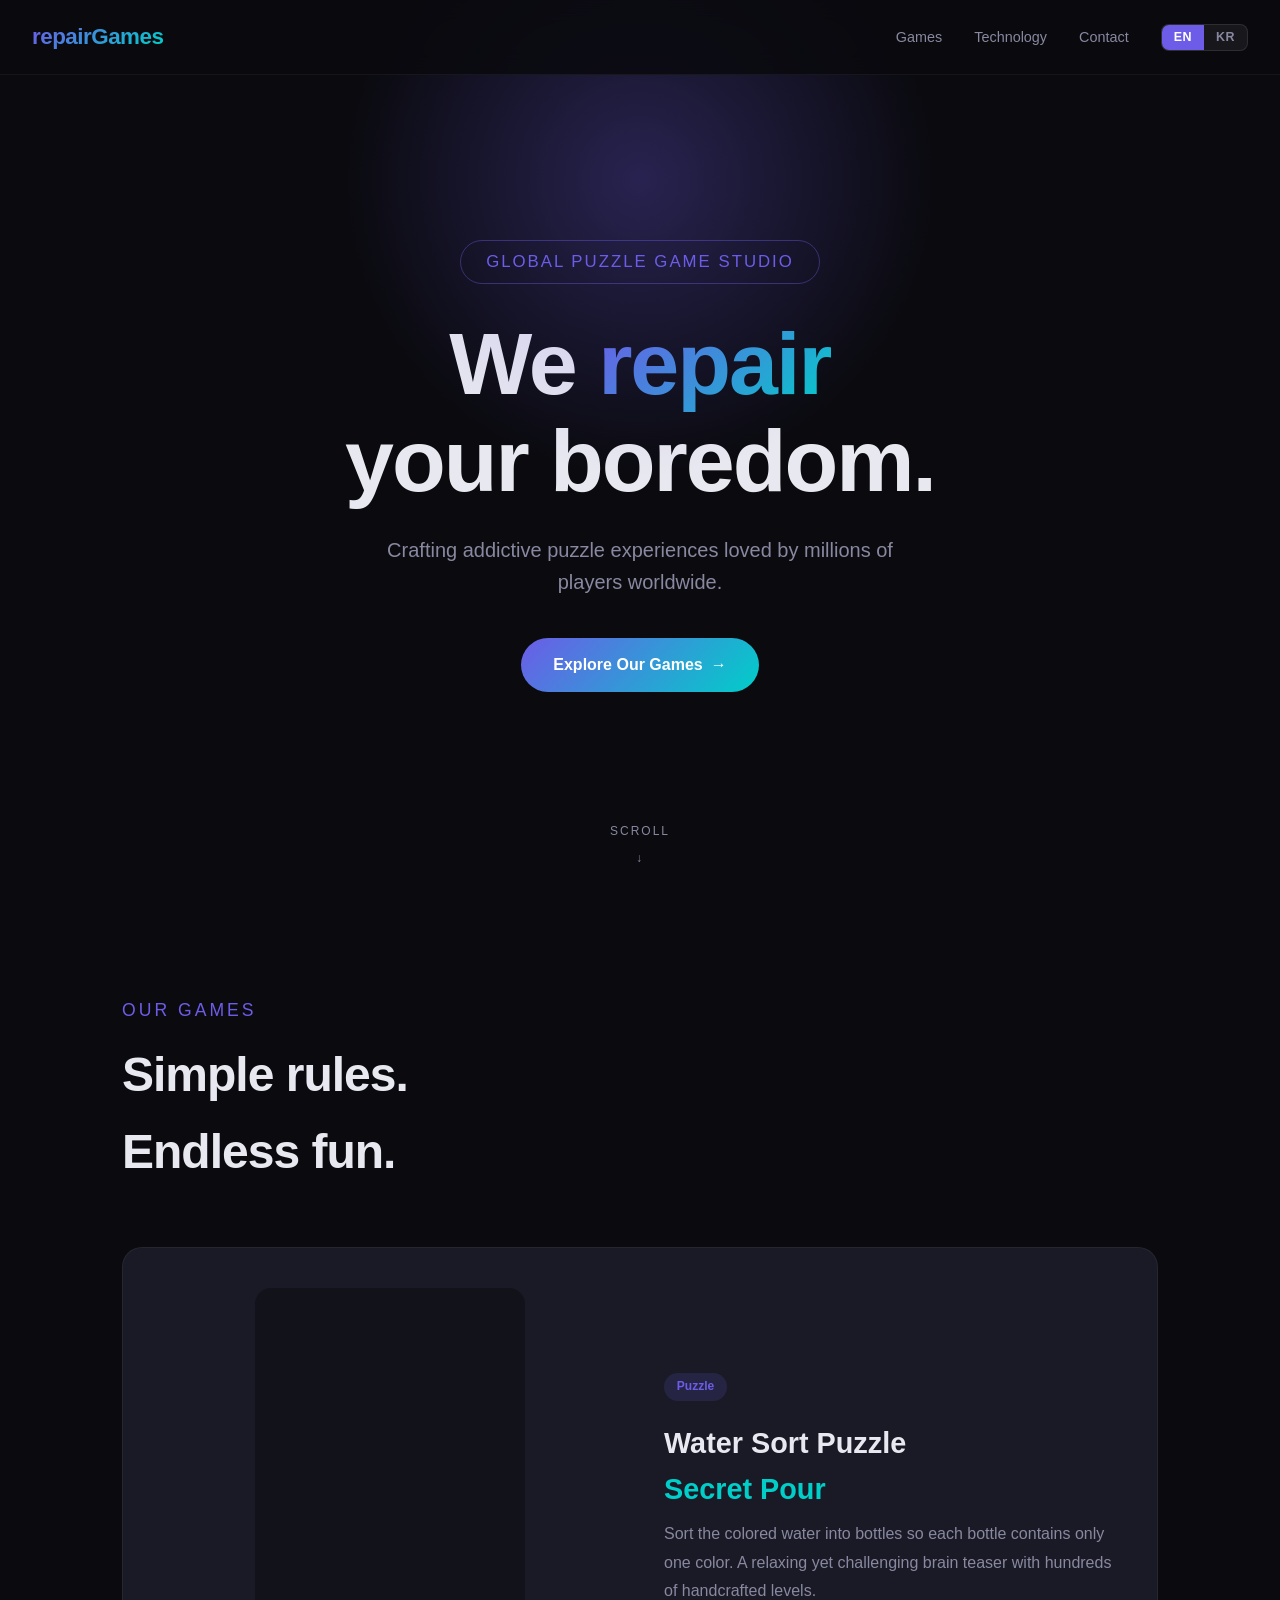
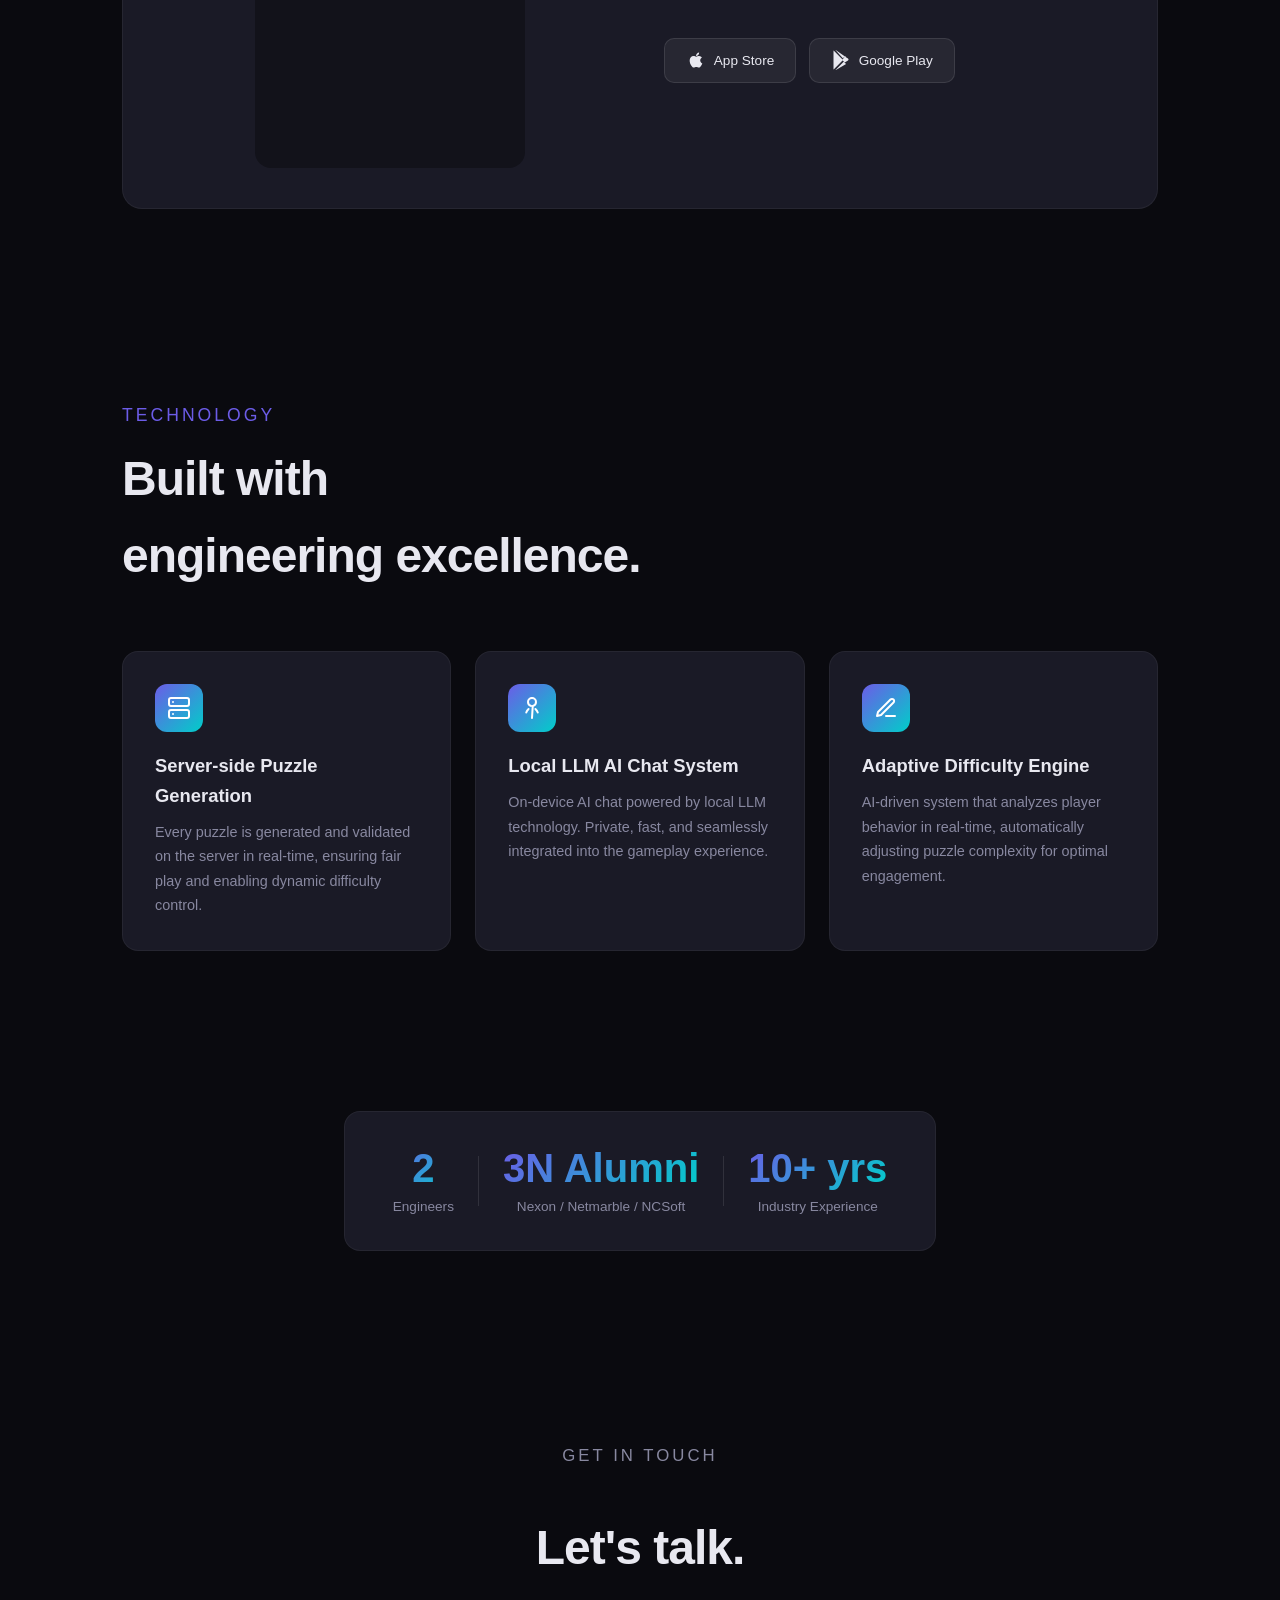
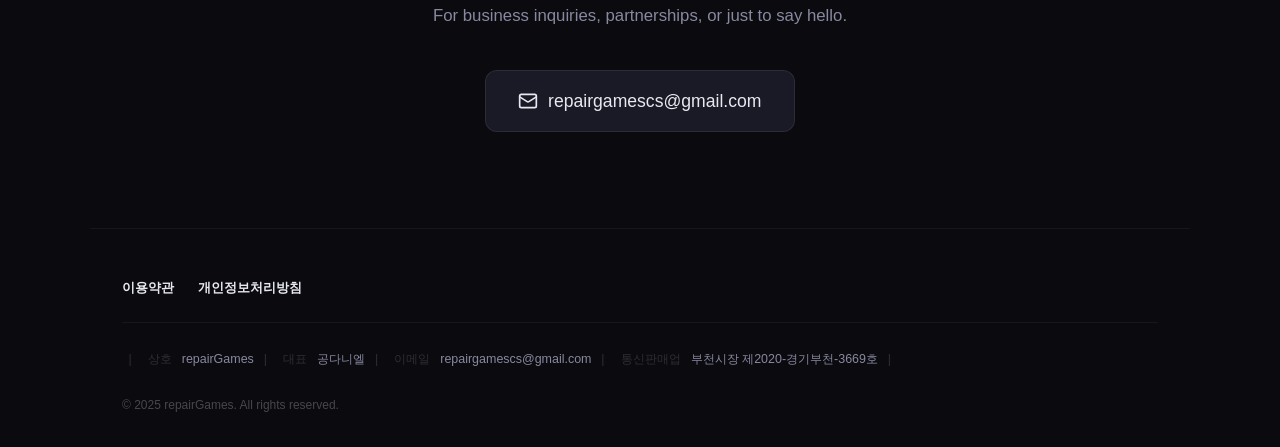
<file: index.html>
<!DOCTYPE html>
<html lang="en">
<head>
    <meta charset="UTF-8">
    <meta name="viewport" content="width=device-width, initial-scale=1.0">
    <title>repairGames - Puzzle Games for the World</title>
    <link rel="icon" type="image/svg+xml" href="favicon.svg">
    <style>
        /* ===== Reset & Base ===== */
        *, *::before, *::after { margin: 0; padding: 0; box-sizing: border-box; }

        :root {
            --bg-primary: #0a0a0f;
            --bg-secondary: #12121a;
            --bg-card: #1a1a26;
            --text-primary: #e8e8f0;
            --text-secondary: #8888a0;
            --accent: #6c5ce7;
            --accent-glow: rgba(108, 92, 231, 0.3);
            --accent-secondary: #00cec9;
            --gradient: linear-gradient(135deg, #6c5ce7, #00cec9);
        }

        html { scroll-behavior: smooth; }

        body {
            font-family: 'Segoe UI', -apple-system, BlinkMacSystemFont, sans-serif;
            background: var(--bg-primary);
            color: var(--text-primary);
            line-height: 1.6;
            overflow-x: hidden;
        }

        a { color: inherit; text-decoration: none; }

        /* ===== Navigation ===== */
        nav {
            position: fixed;
            top: 0;
            left: 0;
            right: 0;
            z-index: 100;
            padding: 1.2rem 2rem;
            display: flex;
            justify-content: space-between;
            align-items: center;
            background: rgba(10, 10, 15, 0.85);
            backdrop-filter: blur(12px);
            border-bottom: 1px solid rgba(255, 255, 255, 0.05);
        }

        .nav-logo {
            font-size: 1.4rem;
            font-weight: 800;
            letter-spacing: -0.5px;
        }

        .nav-logo span {
            background: var(--gradient);
            -webkit-background-clip: text;
            -webkit-text-fill-color: transparent;
            background-clip: text;
        }

        .nav-right { display: flex; align-items: center; gap: 2rem; }

        .nav-links { display: flex; gap: 2rem; }

        .nav-links a {
            font-size: 0.9rem;
            color: var(--text-secondary);
            transition: color 0.3s;
            font-weight: 500;
        }

        .nav-links a:hover { color: var(--text-primary); }

        /* Language Toggle */
        .lang-toggle {
            display: flex;
            background: rgba(255, 255, 255, 0.06);
            border-radius: 8px;
            border: 1px solid rgba(255, 255, 255, 0.1);
            overflow: hidden;
        }

        .lang-btn {
            padding: 0.35rem 0.75rem;
            font-size: 0.78rem;
            font-weight: 600;
            color: var(--text-secondary);
            cursor: pointer;
            border: none;
            background: transparent;
            transition: all 0.3s;
            letter-spacing: 0.5px;
        }

        .lang-btn.active {
            background: var(--accent);
            color: #fff;
        }

        .lang-btn:hover:not(.active) {
            color: var(--text-primary);
        }

        /* ===== Hero Section ===== */
        .hero {
            min-height: 100vh;
            display: flex;
            flex-direction: column;
            justify-content: center;
            align-items: center;
            text-align: center;
            padding: 6rem 2rem 4rem;
            position: relative;
            overflow: hidden;
        }

        .hero::before {
            content: '';
            position: absolute;
            width: 600px;
            height: 600px;
            background: radial-gradient(circle, var(--accent-glow) 0%, transparent 70%);
            top: 20%;
            left: 50%;
            transform: translate(-50%, -50%);
            pointer-events: none;
        }

        .hero-badge {
            display: inline-block;
            padding: 0.5rem 1.6rem;
            border: 1px solid rgba(108, 92, 231, 0.4);
            border-radius: 50px;
            font-size: 1.05rem;
            color: var(--accent);
            margin-bottom: 2rem;
            letter-spacing: 2px;
            text-transform: uppercase;
        }

        .hero h1 {
            font-size: clamp(2.8rem, 7vw, 5.5rem);
            font-weight: 900;
            line-height: 1.1;
            margin-bottom: 1.5rem;
            letter-spacing: -2px;
        }

        .hero h1 .highlight {
            background: var(--gradient);
            -webkit-background-clip: text;
            -webkit-text-fill-color: transparent;
            background-clip: text;
        }

        .hero p {
            font-size: clamp(1rem, 2vw, 1.25rem);
            color: var(--text-secondary);
            max-width: 560px;
            margin-bottom: 2.5rem;
        }

        .hero-cta {
            display: inline-flex;
            align-items: center;
            gap: 0.5rem;
            padding: 0.9rem 2rem;
            background: var(--gradient);
            border-radius: 50px;
            font-weight: 600;
            font-size: 1rem;
            color: #fff;
            transition: transform 0.3s, box-shadow 0.3s;
        }

        .hero-cta:hover {
            transform: translateY(-2px);
            box-shadow: 0 8px 30px var(--accent-glow);
        }

        .hero-cta .arrow { transition: transform 0.3s; }
        .hero-cta:hover .arrow { transform: translateX(4px); }

        .scroll-indicator {
            position: absolute;
            bottom: 2rem;
            display: flex;
            flex-direction: column;
            align-items: center;
            gap: 0.5rem;
            color: var(--text-secondary);
            font-size: 0.75rem;
            letter-spacing: 2px;
            text-transform: uppercase;
            animation: float 2s ease-in-out infinite;
        }

        @keyframes float {
            0%, 100% { transform: translateY(0); }
            50% { transform: translateY(6px); }
        }

        /* ===== Games Section ===== */
        .games {
            padding: 6rem 2rem;
            max-width: 1100px;
            margin: 0 auto;
        }

        .section-label {
            font-size: 1.1rem;
            color: var(--accent);
            text-transform: uppercase;
            letter-spacing: 3px;
            margin-bottom: 0.8rem;
        }

        .section-title {
            font-size: clamp(2rem, 4vw, 3rem);
            font-weight: 800;
            margin-bottom: 3.5rem;
            letter-spacing: -1px;
        }

        .game-card {
            display: grid;
            grid-template-columns: 1fr 1fr;
            gap: 3rem;
            align-items: center;
            background: var(--bg-card);
            border-radius: 20px;
            padding: 2.5rem;
            border: 1px solid rgba(255, 255, 255, 0.05);
            transition: border-color 0.3s;
        }

        .game-card:hover {
            border-color: rgba(108, 92, 231, 0.3);
        }

        .game-visual {
            aspect-ratio: 9 / 16;
            max-height: 480px;
            background: var(--bg-secondary);
            border-radius: 16px;
            display: flex;
            justify-content: center;
            align-items: center;
            position: relative;
            overflow: hidden;
            margin: 0 auto;
        }

        .game-visual iframe {
            width: 100%;
            height: 100%;
            border: none;
            border-radius: 16px;
        }

        .game-info h3 {
            font-size: 1.8rem;
            font-weight: 700;
            margin-bottom: 0.5rem;
        }

        .game-tag {
            display: inline-block;
            padding: 0.25rem 0.8rem;
            background: rgba(108, 92, 231, 0.15);
            color: var(--accent);
            border-radius: 50px;
            font-size: 0.75rem;
            font-weight: 600;
            margin-bottom: 1.2rem;
        }

        .game-info p {
            color: var(--text-secondary);
            margin-bottom: 2rem;
            font-size: 1rem;
            line-height: 1.8;
        }

        .store-badges { display: flex; gap: 0.8rem; flex-wrap: wrap; }

        .store-badge {
            display: inline-flex;
            align-items: center;
            gap: 0.5rem;
            padding: 0.65rem 1.3rem;
            background: rgba(255, 255, 255, 0.06);
            border: 1px solid rgba(255, 255, 255, 0.1);
            border-radius: 10px;
            font-size: 0.85rem;
            font-weight: 500;
            transition: background 0.3s;
        }

        .store-badge:hover {
            background: rgba(255, 255, 255, 0.1);
        }

        .store-badge svg { width: 20px; height: 20px; }

        /* ===== Tech Section ===== */
        .tech {
            padding: 6rem 2rem;
            max-width: 1100px;
            margin: 0 auto;
        }

        .tech-grid {
            display: grid;
            grid-template-columns: repeat(3, 1fr);
            gap: 1.5rem;
            margin-bottom: 0;
        }

        .tech-card {
            background: var(--bg-card);
            border: 1px solid rgba(255, 255, 255, 0.05);
            border-radius: 16px;
            padding: 2rem;
            transition: border-color 0.3s, transform 0.3s;
        }

        .tech-card:hover {
            border-color: rgba(108, 92, 231, 0.3);
            transform: translateY(-4px);
        }

        .tech-icon {
            width: 48px;
            height: 48px;
            background: var(--gradient);
            border-radius: 12px;
            display: flex;
            align-items: center;
            justify-content: center;
            margin-bottom: 1.2rem;
        }

        .tech-icon svg {
            width: 24px;
            height: 24px;
            color: #fff;
        }

        .tech-card h3 {
            font-size: 1.15rem;
            font-weight: 700;
            margin-bottom: 0.6rem;
        }

        .tech-card p {
            color: var(--text-secondary);
            font-size: 0.9rem;
            line-height: 1.7;
        }

        /* ===== Team Section ===== */
        .team {
            padding: 4rem 2rem 6rem;
            max-width: 1100px;
            margin: 0 auto;
            text-align: center;
        }

        .team-highlight {
            display: inline-flex;
            align-items: center;
            gap: 1.5rem;
            background: var(--bg-card);
            border: 1px solid rgba(255, 255, 255, 0.05);
            border-radius: 16px;
            padding: 2rem 3rem;
        }

        .team-stat {
            text-align: center;
        }

        .team-stat .number {
            font-size: 2.5rem;
            font-weight: 900;
            background: var(--gradient);
            -webkit-background-clip: text;
            -webkit-text-fill-color: transparent;
            background-clip: text;
            line-height: 1.2;
        }

        .team-stat .label {
            font-size: 0.85rem;
            color: var(--text-secondary);
            margin-top: 0.3rem;
        }

        .team-divider {
            width: 1px;
            height: 50px;
            background: rgba(255, 255, 255, 0.1);
        }

        @media (max-width: 768px) {
            .tech-grid {
                grid-template-columns: 1fr;
            }

            .team-highlight {
                flex-direction: column;
                padding: 1.5rem 2rem;
            }

            .team-divider {
                width: 50px;
                height: 1px;
            }
        }

        /* ===== Contact Section ===== */
        .contact {
            padding: 6rem 2rem;
            text-align: center;
            max-width: 700px;
            margin: 0 auto;
        }

        .contact .section-title {
            margin-bottom: 1rem;
        }

        .contact p {
            color: var(--text-secondary);
            margin-bottom: 2.5rem;
            font-size: 1.05rem;
        }

        .contact-email {
            display: inline-flex;
            align-items: center;
            gap: 0.6rem;
            padding: 1rem 2rem;
            background: var(--bg-card);
            border: 1px solid rgba(255, 255, 255, 0.08);
            border-radius: 12px;
            font-size: 1.1rem;
            font-weight: 500;
            transition: border-color 0.3s;
        }

        .contact-email:hover {
            border-color: var(--accent);
        }

        /* ===== Footer ===== */
        footer {
            padding: 3rem 2rem 2rem;
            border-top: 1px solid rgba(255, 255, 255, 0.05);
            color: var(--text-secondary);
            font-size: 0.8rem;
            max-width: 1100px;
            margin: 0 auto;
        }

        .footer-policies {
            display: flex;
            gap: 1.5rem;
            flex-wrap: wrap;
            margin-bottom: 1.5rem;
            padding-bottom: 1.5rem;
            border-bottom: 1px solid rgba(255, 255, 255, 0.05);
        }

        .footer-policies a {
            color: var(--text-secondary);
            font-size: 0.82rem;
            font-weight: 500;
            transition: color 0.3s;
        }

        .footer-policies a:hover { color: var(--text-primary); }

        .footer-policies a.highlight-policy {
            color: var(--text-primary);
            font-weight: 700;
        }

        .footer-business {
            line-height: 2;
            margin-bottom: 1.5rem;
            font-size: 0.78rem;
        }

        .footer-business span {
            color: rgba(255, 255, 255, 0.15);
            margin: 0 0.4rem;
        }

        .footer-copyright {
            font-size: 0.75rem;
            color: rgba(255, 255, 255, 0.25);
        }

        /* ===== Responsive ===== */
        @media (max-width: 768px) {
            .nav-links { display: none; }

            .game-card {
                grid-template-columns: 1fr;
                padding: 1.5rem;
            }

            .game-visual {
                max-height: 400px;
            }

            .hero h1 { letter-spacing: -1px; }
        }

        /* ===== Fade-in Animation ===== */
        .fade-in {
            opacity: 0;
            transform: translateY(30px);
            transition: opacity 0.8s ease, transform 0.8s ease;
        }

        .fade-in.visible {
            opacity: 1;
            transform: translateY(0);
        }
    </style>
</head>
<body>

    <!-- Navigation -->
    <nav>
        <div class="nav-logo"><span>repairGames</span></div>
        <div class="nav-right">
            <div class="nav-links">
                <a href="#games" data-en="Games" data-ko="게임">Games</a>
                <a href="#tech" data-en="Technology" data-ko="기술">Technology</a>
                <a href="#contact" data-en="Contact" data-ko="문의">Contact</a>
            </div>
            <div class="lang-toggle">
                <button class="lang-btn active" onclick="setLang('en')">EN</button>
                <button class="lang-btn" onclick="setLang('ko')">KR</button>
            </div>
        </div>
    </nav>

    <!-- Hero -->
    <section class="hero">
        <span class="hero-badge" data-en="Global Puzzle Game Studio" data-ko="글로벌 퍼즐 게임 스튜디오">Global Puzzle Game Studio</span>
        <h1>
            <span data-en="We " data-ko="당신의 ">We </span><span class="highlight" data-en="repair" data-ko="지루함을">repair</span><br>
            <span data-en="your boredom." data-ko="repair합니다.">your boredom.</span>
        </h1>
        <p data-en="Crafting addictive puzzle experiences loved by millions of players worldwide." data-ko="전 세계 수백만 플레이어가 사랑하는 중독성 있는 퍼즐 경험을 만듭니다.">Crafting addictive puzzle experiences loved by millions of players worldwide.</p>
        <a href="#games" class="hero-cta">
            <span data-en="Explore Our Games" data-ko="게임 보기">Explore Our Games</span> <span class="arrow">&rarr;</span>
        </a>
        <div class="scroll-indicator">
            <span>Scroll</span>
            <span>&darr;</span>
        </div>
    </section>

    <!-- Games -->
    <section class="games" id="games">
        <p class="section-label fade-in" data-en="Our Games" data-ko="게임 소개">Our Games</p>
        <h2 class="section-title fade-in" data-en-html="Simple rules.<br>Endless fun." data-ko-html="심플한 규칙,<br>끝없는 재미.">Simple rules.<br>Endless fun.</h2>

        <div class="game-card fade-in">
            <div class="game-visual">
                <iframe
                    src="https://www.youtube.com/embed/aZLRE8zgM2A"
                    title="Water Sort Puzzle"
                    allow="accelerometer; autoplay; clipboard-write; encrypted-media; gyroscope; picture-in-picture"
                    allowfullscreen>
                </iframe>
            </div>
            <div class="game-info">
                <div class="game-tag" data-en="Puzzle" data-ko="퍼즐">Puzzle</div>
                <h3>Water Sort Puzzle<br><span style="color: var(--accent-secondary);">Secret Pour</span></h3>
                <p data-en="Sort the colored water into bottles so each bottle contains only one color. A relaxing yet challenging brain teaser with hundreds of handcrafted levels." data-ko="색깔별로 물을 분류하여 각 병에 한 가지 색만 담아보세요. 수백 개의 정교하게 설계된 스테이지로 구성된, 편안하면서도 도전적인 두뇌 퍼즐 게임입니다.">Sort the colored water into bottles so each bottle contains only one color. A relaxing yet challenging brain teaser with hundreds of handcrafted levels.</p>
                <div class="store-badges">
                    <a href="#" class="store-badge">
                        <svg viewBox="0 0 24 24" fill="currentColor"><path d="M17.05 20.28c-.98.95-2.05.8-3.08.35-1.09-.46-2.09-.48-3.24 0-1.44.62-2.2.44-3.06-.35C2.79 15.25 3.51 7.59 9.05 7.31c1.35.07 2.29.74 3.08.8 1.18-.24 2.31-.93 3.57-.84 1.51.12 2.65.72 3.4 1.8-3.12 1.87-2.38 5.98.48 7.13-.57 1.5-1.31 2.99-2.54 4.09zM12.03 7.25c-.15-2.23 1.66-4.07 3.74-4.25.29 2.58-2.34 4.5-3.74 4.25z"/></svg>
                        App Store
                    </a>
                    <a href="https://play.google.com/store/apps/details?id=com.repair.aqua" target="_blank"class="store-badge">
                        <svg viewBox="0 0 24 24" fill="currentColor"><path d="M3.18 23.54L14.44 12 3.18.46a1.26 1.26 0 0 0-.18.64v21.8c0 .23.06.45.18.64zm1.72 1.01l13.2-7.63-2.92-2.92L4.9 24.55zm13.2-15.73L4.9-.46 14.18 10l2.92-2.92zm2.27 1.31l-3.9-2.26L13.56 12l2.91 2.87 3.9-2.26c.88-.51.88-1.79 0-2.3z"/></svg>
                        Google Play
                    </a>
                </div>
            </div>
        </div>
    </section>

    <!-- Tech -->
    <section class="tech" id="tech">
        <p class="section-label fade-in" data-en="Technology" data-ko="기술력">Technology</p>
        <h2 class="section-title fade-in" data-en-html="Built with<br>engineering excellence." data-ko-html="엔지니어링으로<br>만듭니다.">Built with<br>engineering excellence.</h2>

        <div class="tech-grid">
            <div class="tech-card fade-in">
                <div class="tech-icon">
                    <svg viewBox="0 0 24 24" fill="none" stroke="currentColor" stroke-width="2" stroke-linecap="round" stroke-linejoin="round"><rect x="2" y="2" width="20" height="8" rx="2"/><rect x="2" y="14" width="20" height="8" rx="2"/><line x1="6" y1="6" x2="6.01" y2="6"/><line x1="6" y1="18" x2="6.01" y2="18"/></svg>
                </div>
                <h3 data-en="Server-side Puzzle Generation" data-ko="서버 기반 퍼즐 생성">Server-side Puzzle Generation</h3>
                <p data-en="Every puzzle is generated and validated on the server in real-time, ensuring fair play and enabling dynamic difficulty control." data-ko="모든 퍼즐을 서버에서 실시간으로 생성 및 검증하여 공정한 플레이를 보장하고 동적 난이도 조절이 가능합니다.">Every puzzle is generated and validated on the server in real-time, ensuring fair play and enabling dynamic difficulty control.</p>
            </div>
            <div class="tech-card fade-in">
                <div class="tech-icon">
                    <svg viewBox="0 0 24 24" fill="none" stroke="currentColor" stroke-width="2" stroke-linecap="round" stroke-linejoin="round"><path d="M12 2a4 4 0 0 1 4 4c0 1.95-1.4 3.58-3.25 3.93L12 22"/><path d="M12 2a4 4 0 0 0-4 4c0 1.95 1.4 3.58 3.25 3.93"/><path d="M8.56 13a8 8 0 0 0-2.3 3.5"/><path d="M15.44 13a8 8 0 0 1 2.3 3.5"/></svg>
                </div>
                <h3 data-en="Local LLM AI Chat System" data-ko="로컬 LLM AI 채팅 시스템">Local LLM AI Chat System</h3>
                <p data-en="On-device AI chat powered by local LLM technology. Private, fast, and seamlessly integrated into the gameplay experience." data-ko="로컬 LLM 기술 기반의 온디바이스 AI 채팅. 개인정보를 보호하면서 빠르고 자연스러운 게임 내 대화 경험을 제공합니다.">On-device AI chat powered by local LLM technology. Private, fast, and seamlessly integrated into the gameplay experience.</p>
            </div>
            <div class="tech-card fade-in">
                <div class="tech-icon">
                    <svg viewBox="0 0 24 24" fill="none" stroke="currentColor" stroke-width="2" stroke-linecap="round" stroke-linejoin="round"><path d="M12 20h9"/><path d="M16.5 3.5a2.121 2.121 0 1 1 3 3L7 19l-4 1 1-4Z"/></svg>
                </div>
                <h3 data-en="Adaptive Difficulty Engine" data-ko="적응형 난이도 엔진">Adaptive Difficulty Engine</h3>
                <p data-en="AI-driven system that analyzes player behavior in real-time, automatically adjusting puzzle complexity for optimal engagement." data-ko="플레이어 행동을 실시간으로 분석하는 AI 기반 시스템으로, 최적의 몰입을 위해 퍼즐 난이도를 자동 조절합니다.">AI-driven system that analyzes player behavior in real-time, automatically adjusting puzzle complexity for optimal engagement.</p>
            </div>
        </div>
    </section>

    <!-- Team -->
    <section class="team">
        <div class="team-highlight fade-in">
            <div class="team-stat">
                <div class="number">2</div>
                <div class="label" data-en="Engineers" data-ko="엔지니어">Engineers</div>
            </div>
            <div class="team-divider"></div>
            <div class="team-stat">
                <div class="number" data-en="3N Alumni" data-ko="3N 출신">3N Alumni</div>
                <div class="label" data-en="Nexon / Netmarble / NCSoft" data-ko="넥슨 / 넷마블 / NC소프트">Nexon / Netmarble / NCSoft</div>
            </div>
            <div class="team-divider"></div>
            <div class="team-stat">
                <div class="number" data-en="10+ yrs" data-ko="10년+">10+ yrs</div>
                <div class="label" data-en="Industry Experience" data-ko="업계 경력">Industry Experience</div>
            </div>
        </div>
    </section>

    <!-- Contact -->
    <section class="contact" id="contact">
        <p class="section-label fade-in" data-en="Get in Touch" data-ko="연락하기">Get in Touch</p>
        <h2 class="section-title fade-in" data-en="Let's talk." data-ko="문의하세요.">Let's talk.</h2>
        <p class="fade-in" data-en="For business inquiries, partnerships, or just to say hello." data-ko="비즈니스 문의, 파트너십 제안, 또는 간단한 인사도 환영합니다.">For business inquiries, partnerships, or just to say hello.</p>
        <a href="mailto:repairgamescs@gmail.com" class="contact-email fade-in">
            <svg width="20" height="20" viewBox="0 0 24 24" fill="none" stroke="currentColor" stroke-width="2" stroke-linecap="round" stroke-linejoin="round"><rect x="2" y="4" width="20" height="16" rx="2"/><path d="m22 7-8.97 5.7a1.94 1.94 0 0 1-2.06 0L2 7"/></svg>
            repairgamescs@gmail.com
        </a>
    </section>

    <!-- Footer -->
    <footer>
        <div class="footer-policies">
            <a href="https://serious-frigate-bb1.notion.site/Terms-of-Service-Agreement-2f1c0dfa3cbd80b1b61ce1bc46d69abb" target="_blank" class="highlight-policy" data-en="Terms of Service" data-ko="이용약관">이용약관</a>
            <a href="https://serious-frigate-bb1.notion.site/repair-Games-Privacy-Policy-2f1c0dfa3cbd804cbb66cacb5a06555c" target="_blank" class="highlight-policy" data-en="Privacy Policy" data-ko="개인정보처리방침">개인정보처리방침</a>
        </div>
        <div class="footer-business">
            <span>|</span> <span data-en="Company" data-ko="상호">상호</span> repairGames
            <span>|</span> <span data-en="CEO" data-ko="대표">대표</span> 공다니엘
            <span>|</span> <span data-en="Email" data-ko="이메일">이메일</span> repairgamescs@gmail.com
            <span>|</span> <span data-en="Mail-order License" data-ko="통신판매업">통신판매업</span> 부천시장 제2020-경기부천-3669호
            <span>|</span>
        </div>
        <p class="footer-copyright">&copy; 2025 repairGames. All rights reserved.</p>
    </footer>

    <script>
        // ===== Scroll Fade-in =====
        const observer = new IntersectionObserver((entries) => {
            entries.forEach(entry => {
                if (entry.isIntersecting) {
                    entry.target.classList.add('visible');
                }
            });
        }, { threshold: 0.1 });

        document.querySelectorAll('.fade-in').forEach(el => observer.observe(el));

        // ===== Language Toggle =====
        let currentLang = 'en';

        function setLang(lang) {
            currentLang = lang;

            // Update toggle buttons
            document.querySelectorAll('.lang-btn').forEach(btn => {
                btn.classList.toggle('active', btn.textContent.trim() === (lang === 'en' ? 'EN' : 'KR'));
            });

            // Update html lang attribute
            document.documentElement.lang = lang === 'en' ? 'en' : 'ko';

            // Update all translatable elements
            document.querySelectorAll('[data-en]').forEach(el => {
                el.textContent = el.getAttribute('data-' + lang);
            });

            // Update elements with HTML content (like <br> tags)
            document.querySelectorAll('[data-en-html]').forEach(el => {
                el.innerHTML = el.getAttribute('data-' + lang + '-html');
            });
        }
    </script>

</body>
</html>
</file>
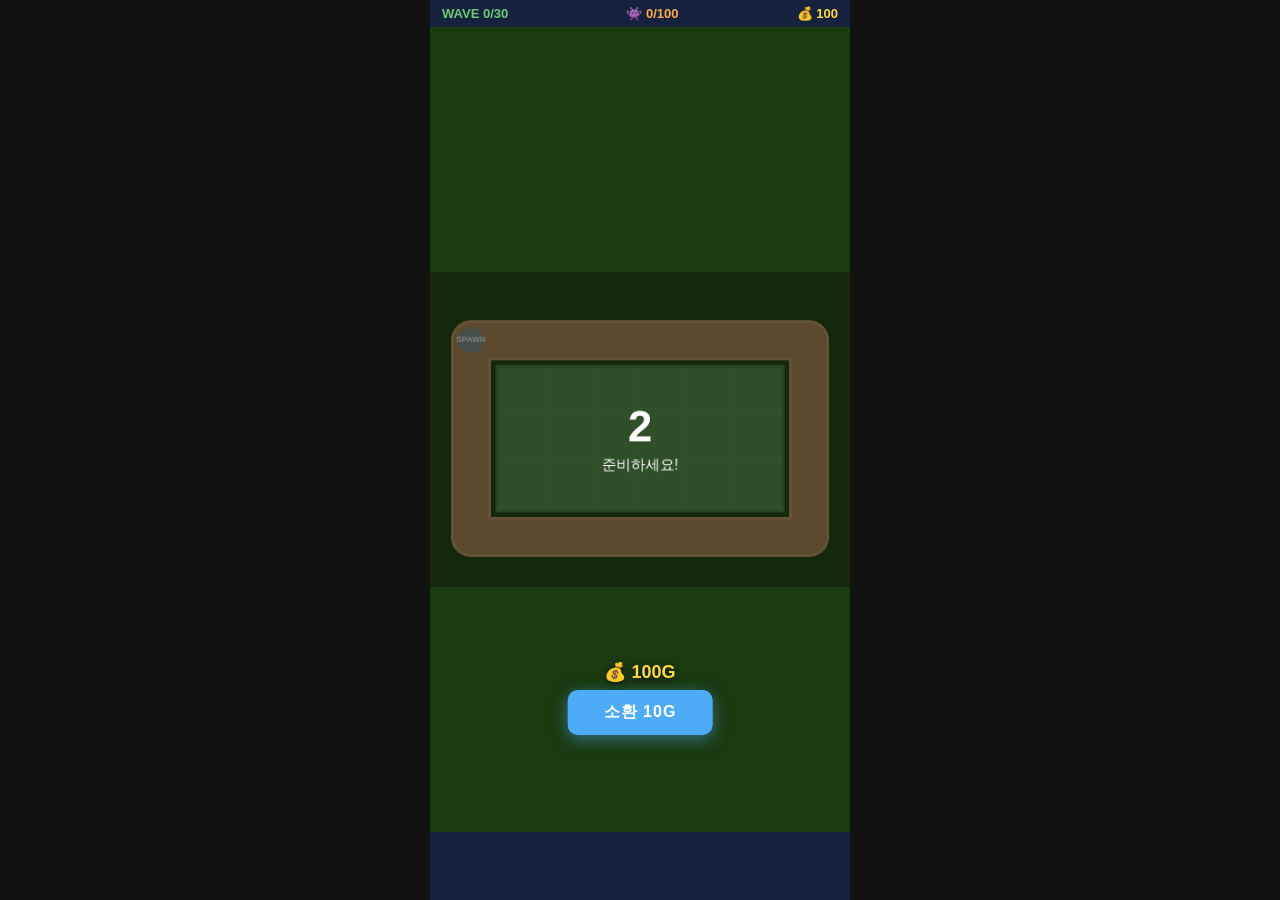
<file: lucky-defense-v3.html>
<!DOCTYPE html>
<html lang="ko">
<head>
<meta charset="UTF-8">
<meta name="viewport" content="width=device-width,initial-scale=1,maximum-scale=1,user-scalable=no">
<title>Lucky Defense</title>
<style>
*{margin:0;padding:0;box-sizing:border-box}
body{background:#111;color:#eee;font-family:'Segoe UI',sans-serif;display:flex;justify-content:center;min-height:100vh;overflow:hidden;user-select:none;touch-action:manipulation}
#game{width:100%;max-width:420px;display:flex;flex-direction:column;height:100vh;height:100dvh}
#hud{display:flex;justify-content:space-between;align-items:center;background:#16213e;padding:6px 12px;font-size:13px;font-weight:bold;flex-shrink:0}
.hw{color:#6bcb77}.hf{color:#ffa94d}.hg{color:#ffd93d}
.hf.warn{color:#ff6b6b;animation:blink .5s infinite}
@keyframes blink{50%{opacity:.4}}
#canvas-wrap{flex:1;display:flex;align-items:center;justify-content:center;overflow:hidden;background:#1a3a10;min-height:0;position:relative}
canvas{display:block;width:100%;height:100%;object-fit:contain}
#gold-display{position:absolute;bottom:calc(12% + 52px);left:50%;transform:translateX(-50%);font-size:18px;font-weight:bold;color:#ffd93d;text-shadow:0 2px 6px rgba(0,0,0,0.7);z-index:10;pointer-events:none}
#btn-s{position:absolute;bottom:12%;left:50%;transform:translateX(-50%);padding:12px 36px;font-size:16px;font-weight:bold;border:none;border-radius:10px;z-index:10;box-shadow:0 4px 16px rgba(77,171,247,0.5);letter-spacing:1px}
#bottom{background:#16213e;flex-shrink:0;display:flex;flex-direction:column;gap:4px;padding:6px 8px}
#unit-bar{display:flex;gap:4px;overflow-x:auto;padding:2px 0;min-height:52px;align-items:center}
#unit-bar::-webkit-scrollbar{height:3px}
#unit-bar::-webkit-scrollbar-thumb{background:#444;border-radius:2px}
.ub{min-width:46px;height:46px;border-radius:6px;display:flex;flex-direction:column;align-items:center;justify-content:center;font-size:10px;border:2px solid #333;background:#0f3460;flex-shrink:0;position:relative}
.ub .nm{font-size:9px;color:#ccc;white-space:nowrap}.ub .ct{font-size:9px;font-weight:bold;color:#ffd93d}
.ub.t1{border-color:#888}.ub.t2{border-color:#4dabf7}.ub.t3{border-color:#be4bdb}.ub.t4{border-color:#ff922b}
#ctrl{display:flex;gap:6px;align-items:center}
#ctrl button{flex:1;padding:10px 0;font-size:13px;font-weight:bold;border:none;border-radius:6px;cursor:pointer}
#ctrl button:disabled{opacity:.35}
.bs{background:#4dabf7;color:#fff}
#cd{font-size:12px;color:#ffa94d;text-align:center;min-width:80px}
#ov{display:none;position:fixed;top:0;left:0;width:100%;height:100%;background:rgba(0,0,0,.85);z-index:100;justify-content:center;align-items:center}
#ov.show{display:flex}
#ob{background:#16213e;border:2px solid #4dabf7;border-radius:16px;padding:32px;text-align:center;min-width:280px;margin:16px}
#ob h1{font-size:28px;margin-bottom:10px}
#ob p{font-size:14px;margin:5px 0;color:#ccc}
#ob button{margin-top:14px;padding:10px 24px;font-size:14px;background:#4dabf7;color:#fff;border:none;border-radius:8px;cursor:pointer;font-weight:bold}
</style>
</head>
<body>
<div id="game">
  <div id="hud">
    <span class="hw" id="hw">WAVE 0/10</span>
    <span class="hf" id="hf">👾 0/100</span>
    <span class="hg" id="hg">💰 100</span>
  </div>
  <div id="canvas-wrap">
    <canvas id="c"></canvas>
    <div id="gold-display"></div>
    <button id="btn-s" class="bs">소환 10G</button>
  </div>
  <div id="bottom">
    <div id="unit-bar"></div>
    <div id="ctrl"><span id="cd"></span></div>
  </div>
</div>
<div id="ov"><div id="ob"></div></div>
<script>
// ═══════════════ CONFIG ═══════════════
const IC=6,IR=3,CELL=52;
const IW=IC*CELL,IH=IR*CELL; // 312×156
const MF=100,TW=30,IG=100,SC=10;
let CW,CH,IX,IY;
const LOOP_M=65; // path margin around island

function calcLayout(){
  CW=IW+LOOP_M*2+20; // ~462
  CH=IH+LOOP_M*2+60; // ~346
  IX=(CW-IW)/2;
  IY=(CH-IH)/2+10;
}
calcLayout();

function buildLoop(){
  const m=30;
  return[
    {x:IX-m,y:IY-m},{x:IX+IW+m,y:IY-m},
    {x:IX+IW+m,y:IY+IH+m},{x:IX-m,y:IY+IH+m}
  ];
}
let LOOP=buildLoop();
function loopLen(){let d=0;for(let i=0;i<LOOP.length;i++){const n=LOOP[(i+1)%LOOP.length];d+=Math.hypot(n.x-LOOP[i].x,n.y-LOOP[i].y);}return d;}
let LL=loopLen();
const PW=44;

// ═══════════════ UNITS ═══════════════
const U=[
  {id:'sw',n:'검사',t:1,a:15,s:1.0,r:100,pc:'#ccc',pt:'lunge'},
  {id:'ar',n:'궁수',t:1,a:10,s:1.5,r:160,pc:'#8df',pt:'arrow'},
  {id:'bo',n:'폭탄병',t:1,a:20,s:0.7,r:110,pc:'#fa0',pt:'bomb'},
  {id:'kn',n:'기사',t:2,a:35,s:1.0,r:120,pc:'#4dabf7',pt:'lunge'},
  {id:'ma',n:'마법사',t:2,a:25,s:1.2,r:180,pc:'#c77dff',pt:'magic'},
  {id:'pa',n:'팔라딘',t:3,a:70,s:1.0,r:140,pc:'#be4bdb',pt:'lunge'},
  {id:'am',n:'대마법사',t:3,a:55,s:1.0,r:220,pc:'#ff6ff2',pt:'magic'},
  {id:'dr',n:'용기사',t:4,a:150,s:0.8,r:260,pc:'#ff922b',pt:'fire'},
];
const TC={1:'#888888',2:'#4dabf7',3:'#be4bdb',4:'#ff922b'};
const PROB=[70,25,5,0];
const WAVES=[];for(let w=1;w<=30;w++)WAVES.push({count:10+w*3,interval:Math.max(.3,1-.03*w)});

// ═══════════════ STATE ═══════════════
const S={
  gold:IG,wave:0,phase:'countdown',countdown:3,waitTimer:0,
  cells:[],monsters:[],dmg:[],proj:[],particles:[],toasts:[],
  sq:0,st:0,kills:0,tg:0,over:false,time:0,
  hover:-1,mergeCell:-1,
  drag:{on:false,src:-1,gx:0,gy:0,sx:0,sy:0},
};
for(let i=0;i<IC*IR;i++)S.cells.push({uid:null,cnt:0,cd:[],aa:[]});

const cv=document.getElementById('c');
cv.width=CW;cv.height=CH;
const cx=cv.getContext('2d');

function cc(i){const col=i%IC,row=Math.floor(i/IC);return{x:IX+col*CELL+CELL/2,y:IY+row*CELL+CELL/2};}
function hitCell(mx,my){for(let i=0;i<IC*IR;i++){const col=i%IC,row=Math.floor(i/IC);const x=IX+col*CELL,y=IY+row*CELL;if(mx>=x&&mx<x+CELL&&my>=y&&my<y+CELL)return i;}return-1;}
function uData(id){return U.find(u=>u.id===id);}

// ═══════════════ DRAW ICON (scale 미사용, 좌표 직접 계산) ═══════════════
function drawIcon(c,id,x,y,sz,al){
  c.save();c.globalAlpha=al!=null?al:1;
  const s=sz/20; // 스케일 팩터
  function L(v){return v*s;} // 로컬 좌표→실제 크기
  c.beginPath(); // 잔여 path 초기화
  switch(id){
    case'sw': // 검
      c.strokeStyle='#d0d0d0';c.lineWidth=L(4);c.beginPath();c.moveTo(x,y+L(-14));c.lineTo(x,y+L(4));c.stroke();
      c.strokeStyle='#fff';c.lineWidth=L(4);c.beginPath();c.moveTo(x,y+L(-14));c.lineTo(x,y+L(-10));c.stroke();
      c.strokeStyle='#8B7355';c.lineWidth=L(3);c.beginPath();c.moveTo(x+L(-6),y+L(4));c.lineTo(x+L(6),y+L(4));c.stroke();
      c.strokeStyle='#654321';c.lineWidth=L(3);c.beginPath();c.moveTo(x,y+L(7));c.lineTo(x,y+L(14));c.stroke();
      break;
    case'ar': // 활
      c.strokeStyle='#8B4513';c.lineWidth=L(2.5);c.beginPath();c.arc(x+L(4),y,L(12),Math.PI*.6,Math.PI*1.4);c.stroke();
      c.strokeStyle='#ccc';c.lineWidth=L(1);c.beginPath();c.moveTo(x+L(4),y+L(-10));c.lineTo(x+L(4),y+L(10));c.stroke();
      c.strokeStyle='#aaa';c.lineWidth=L(2);c.beginPath();c.moveTo(x+L(-12),y);c.lineTo(x+L(4),y);c.stroke();
      c.fillStyle='#e03131';c.beginPath();c.moveTo(x+L(-14),y);c.lineTo(x+L(-10),y+L(-3));c.lineTo(x+L(-10),y+L(3));c.closePath();c.fill();
      break;
    case'bo': // 폭탄
      c.fillStyle='#333';c.beginPath();c.arc(x,y+L(2),L(10),0,Math.PI*2);c.fill();
      c.fillStyle='#555';c.beginPath();c.arc(x+L(-3),y+L(-1),L(3),0,Math.PI*2);c.fill();
      c.strokeStyle='#aa6600';c.lineWidth=L(2);c.beginPath();c.moveTo(x+L(2),y+L(-8));c.quadraticCurveTo(x+L(8),y+L(-14),x+L(5),y+L(-16));c.stroke();
      c.fillStyle='#ff6b35';c.beginPath();c.arc(x+L(5),y+L(-16),L(3),0,Math.PI*2);c.fill();
      break;
    case'kn': // 방패
      c.fillStyle='#4dabf7';c.beginPath();c.moveTo(x,y+L(-12));c.quadraticCurveTo(x+L(13),y+L(-10),x+L(12),y+L(4));c.lineTo(x,y+L(14));c.lineTo(x+L(-12),y+L(4));c.quadraticCurveTo(x+L(-13),y+L(-10),x,y+L(-12));c.fill();
      c.strokeStyle='#fff';c.lineWidth=L(2);c.beginPath();c.moveTo(x,y+L(-7));c.lineTo(x,y+L(9));c.stroke();c.beginPath();c.moveTo(x+L(-6),y+L(1));c.lineTo(x+L(6),y+L(1));c.stroke();
      break;
    case'ma': // 마법구
      c.fillStyle='#9b59b6';c.beginPath();c.arc(x,y,L(10),0,Math.PI*2);c.fill();
      c.fillStyle='#c77dff';c.beginPath();c.arc(x+L(-2),y+L(-3),L(4),0,Math.PI*2);c.fill();
      c.strokeStyle='#e0aaff';c.lineWidth=L(1.5);
      for(let i=0;i<4;i++){const a=i*Math.PI/2+Math.PI/4;c.beginPath();c.moveTo(x+Math.cos(a)*L(11),y+Math.sin(a)*L(11));c.lineTo(x+Math.cos(a)*L(15),y+Math.sin(a)*L(15));c.stroke();}
      break;
    case'pa': // 팔라딘 별
      c.fillStyle='#be4bdb';c.beginPath();for(let i=0;i<8;i++){const a=i*Math.PI/4-Math.PI/2;const r=i%2===0?L(14):L(6);c.lineTo(x+Math.cos(a)*r,y+Math.sin(a)*r);}c.closePath();c.fill();
      c.fillStyle='#e0aaff';c.beginPath();c.arc(x,y,L(4),0,Math.PI*2);c.fill();
      break;
    case'am': // 대마법사
      c.fillStyle='rgba(255,111,242,0.3)';c.beginPath();c.arc(x,y,L(16),0,Math.PI*2);c.fill();
      c.fillStyle='#ff6ff2';c.beginPath();for(let i=0;i<12;i++){const a=i*Math.PI/6-Math.PI/2;const r=i%2===0?L(14):L(7);c.lineTo(x+Math.cos(a)*r,y+Math.sin(a)*r);}c.closePath();c.fill();
      c.fillStyle='#fff';c.beginPath();c.arc(x,y,L(3),0,Math.PI*2);c.fill();
      break;
    case'dr': // 용기사
      c.fillStyle='#ff922b';c.beginPath();c.moveTo(x,y+L(-14));c.lineTo(x+L(12),y+L(10));c.lineTo(x+L(-12),y+L(10));c.closePath();c.fill();
      c.fillStyle='#cc6600';c.beginPath();c.moveTo(x+L(-6),y+L(-10));c.lineTo(x+L(-10),y+L(-16));c.lineTo(x+L(-3),y+L(-8));c.closePath();c.fill();
      c.beginPath();c.moveTo(x+L(6),y+L(-10));c.lineTo(x+L(10),y+L(-16));c.lineTo(x+L(3),y+L(-8));c.closePath();c.fill();
      c.fillStyle='#fff';c.beginPath();c.arc(x+L(-4),y,L(2.5),0,Math.PI*2);c.fill();
      c.beginPath();c.arc(x+L(4),y,L(2.5),0,Math.PI*2);c.fill();
      c.fillStyle='#e03131';c.beginPath();c.arc(x+L(-4),y,L(1.2),0,Math.PI*2);c.fill();
      c.beginPath();c.arc(x+L(4),y,L(1.2),0,Math.PI*2);c.fill();
      break;
  }
  c.restore();
}

// ═══════════════ SUMMON / MERGE FX ═══════════════
// screenFlash: 화면 전체 플래시 (고위 티어 소환/합성 시)
const flashFx={active:false,life:0,color:'#fff',maxLife:0};
function triggerFlash(color,dur){flashFx.active=true;flashFx.life=dur;flashFx.maxLife=dur;flashFx.color=color;}
// screenShake: 미세 진동
const shakeFx={x:0,y:0,life:0,intensity:0};
function triggerShake(intensity,dur){shakeFx.life=dur;shakeFx.intensity=intensity;}
function updateFx(dt){
  if(flashFx.active){flashFx.life-=dt;if(flashFx.life<=0)flashFx.active=false;}
  if(shakeFx.life>0){shakeFx.life-=dt;shakeFx.x=Math.sin(shakeFx.life*80)*shakeFx.intensity*(shakeFx.life>0?1:0);shakeFx.y=Math.cos(shakeFx.life*60)*shakeFx.intensity*(shakeFx.life>0?1:0);}else{shakeFx.x=0;shakeFx.y=0;}
}

// ═══════════════ TOAST ═══════════════
function showToast(text,color,dur){S.toasts.push({text,color:color||'#fff',life:dur||1.5,maxLife:dur||1.5});}
function updateToasts(dt){for(let i=S.toasts.length-1;i>=0;i--){S.toasts[i].life-=dt;if(S.toasts[i].life<=0)S.toasts.splice(i,1);}}

// ═══════════════ MONSTER ═══════════════
function spawnM(type){
  const w=S.wave;
  let hp=100*Math.pow(1.3,w-1),spd=60*Math.pow(1.05,w-1),rw=5+w*2,sz=8,color='#3cb371';
  type=type||'normal';
  if(type==='boss'){hp*=15;spd*=0.5;rw*=5;sz=18;color='#e03131';}
  S.monsters.push({x:LOOP[0].x,y:LOOP[0].y,hp,mhp:hp,spd,rw,prog:0,hit:0,dead:false,shake:0,knockX:0,knockY:0,flashR:0,seed:Math.random()*999,type,sz,color});
}
function moveM(m,dt){
  m.prog+=m.spd*dt;let rem=m.prog%LL;if(rem<0)rem+=LL;let acc=0;
  for(let i=0;i<LOOP.length;i++){const a=LOOP[i],b=LOOP[(i+1)%LOOP.length];const sl=Math.hypot(b.x-a.x,b.y-a.y);
    if(acc+sl>=rem){const t=(rem-acc)/sl;m.x=a.x+(b.x-a.x)*t;m.y=a.y+(b.y-a.y)*t;return;}acc+=sl;}
}
function updateM(dt){
  const wd=WAVES[S.wave-1];if(!wd)return;
  if(S.sq>0){S.st-=dt;if(S.st<=0){spawnM();S.sq--;S.st=wd.interval;}}
  for(let i=S.monsters.length-1;i>=0;i--){const m=S.monsters[i];
    if(m.dead){S.gold+=m.rw;S.kills++;S.tg+=m.rw;S.monsters.splice(i,1);continue;}
    moveM(m,dt);if(m.hit>0)m.hit-=dt;if(m.shake>0)m.shake-=dt;if(m.flashR>0)m.flashR-=dt*4;
    m.knockX*=Math.max(0,1-dt*12);m.knockY*=Math.max(0,1-dt*12);}
  if(S.monsters.length>MF)endG(false);
  if(S.sq<=0&&S.monsters.length===0&&S.phase==='battle'){S.gold+=20*S.wave;S.tg+=20*S.wave;if(S.wave>=TW){endG(true);return;}S.phase='wait';S.waitTimer=5;}
}

// ═══════════════ PROJECTILE ═══════════════
function addProj(sx,sy,tx,ty,dmg,color,type){S.proj.push({x:sx,y:sy,tx,ty,dmg,color,type,speed:type==='bomb'?200:320,life:1});}
function updateProj(dt){
  for(let i=S.proj.length-1;i>=0;i--){const p=S.proj[i];
    const dx=p.tx-p.x,dy=p.ty-p.y,d=Math.hypot(dx,dy);
    if(d<6||p.life<=0){
      // 히트 임팩트 링
      S.particles.push({x:p.x,y:p.y,vx:0,vy:0,life:.25,color:'#fff',r:0,ring:true,rm:p.type==='fire'?24:p.type==='bomb'?20:14,rc:p.color});
      const sn=p.type==='lunge'?3:p.type==='bomb'?7:p.type==='fire'?9:4;
      for(let k=0;k<sn;k++){const a=Math.PI*2*Math.random();const sp=30+Math.random()*60;
        S.particles.push({x:p.x,y:p.y,vx:Math.cos(a)*sp,vy:Math.sin(a)*sp,life:.2+Math.random()*.15,color:p.color,r:1+Math.random()*1.5});}
      if(p.type==='bomb'){for(let k=0;k<5;k++)S.particles.push({x:p.x,y:p.y,vx:(Math.random()-.5)*100,vy:(Math.random()-.5)*100,life:.35,color:p.color,r:2.5});}
      else if(p.type==='fire'){for(let k=0;k<6;k++)S.particles.push({x:p.x,y:p.y,vx:(Math.random()-.5)*120,vy:(Math.random()-.5)*120,life:.4,color:'#ff6b35',r:3});}
      for(const m of S.monsters){if(m.dead)continue;if(Math.hypot(m.x-p.x,m.y-p.y)<16){m.shake=.15;m.flashR=.2;const kd=Math.hypot(m.x-p.x,m.y-p.y)||1;m.knockX+=(m.x-p.x)/kd*4;m.knockY+=(m.y-p.y)/kd*4;}}
      S.proj.splice(i,1);continue;
    }
    const mv=p.speed*dt;p.x+=dx/d*mv;p.y+=dy/d*mv;p.life-=dt;
  }
}
function updatePart(dt){for(let i=S.particles.length-1;i>=0;i--){const p=S.particles[i];p.x+=p.vx*dt;p.y+=p.vy*dt;p.life-=dt;if(p.life<=0)S.particles.splice(i,1);}}

// ═══════════════ UNIT ATTACK ═══════════════
function updateUnits(dt){
  for(let ci=0;ci<S.cells.length;ci++){const cell=S.cells[ci];if(cell.cnt<=0||S.drag.on&&S.drag.src===ci)continue;
    const ctr=cc(ci);const ud=uData(cell.uid);if(!ud)continue;
    for(let ui=0;ui<cell.cnt;ui++){cell.cd[ui]-=dt;if(cell.aa[ui]>0)cell.aa[ui]-=dt;if(cell.cd[ui]>0)continue;
      let best=null,bp=-1;
      for(const m of S.monsters){if(m.dead||m.hp<=0)continue;const d=Math.hypot(ctr.x-m.x,ctr.y-m.y);if(d<=ud.r&&m.prog>bp){best=m;bp=m.prog;}}
      if(best){best.hp-=ud.a;best.hit=.12;if(best.hp<=0)best.dead=true;cell.cd[ui]=1/ud.s;cell.aa[ui]=.2;
        S.dmg.push({x:best.x+(Math.random()-.5)*12,y:best.y-12,v:ud.a,life:.7,vy:-50,c:'#fff'});
        addProj(ctr.x,ctr.y,best.x,best.y,ud.a,ud.pc,ud.pt);}}
  }
}

// ═══════════════ SUMMON ═══════════════
function rollTier(){const r=Math.random()*100;let t=1,a=0;for(let i=0;i<4;i++){a+=PROB[i];if(r<a){t=i+1;break;}}return t;}
function findC(uid){for(let i=0;i<S.cells.length;i++){if(S.cells[i].uid===uid&&S.cells[i].cnt<3)return i;}const em=[];for(let i=0;i<S.cells.length;i++){if(S.cells[i].cnt===0)em.push(i);}return em.length?em[Math.floor(Math.random()*em.length)]:-1;}
// 유닛을 최적 셀에 배치 (같은 uid 스택 우선)
function placeUnit(uid){
  // 1순위: 같은 uid이고 cnt<3인 셀
  for(let i=0;i<S.cells.length;i++){if(S.cells[i].uid===uid&&S.cells[i].cnt<3)return i;}
  // 2순위: 빈 셀 랜덤
  const em=[];for(let i=0;i<S.cells.length;i++){if(S.cells[i].cnt===0)em.push(i);}
  return em.length?em[Math.floor(Math.random()*em.length)]:-1;
}
function addToCell(ci,uid){
  const c=S.cells[ci];if(c.cnt===0){c.uid=uid;c.cd=[];c.aa=[];}
  c.cnt++;c.cd.push(0);c.aa.push(0);
}
function summon(){if(S.gold<SC||S.over)return;
  const tier=rollTier();const pool=U.filter(u=>u.t===tier);
  let u;
  // 1순위: 필드에 같은 티어 유닛이 1~2개인 셀 → 그 유닛 종류를 소환
  const stackable=[];
  for(let i=0;i<S.cells.length;i++){
    const c=S.cells[i];
    if(c.cnt>0&&c.cnt<3){const ud=uData(c.uid);if(ud&&ud.t===tier)stackable.push(c.uid);}
  }
  // 중복 제거 후 랜덤 선택
  const unique=[...new Set(stackable)];
  if(unique.length>0){u=uData(unique[Math.floor(Math.random()*unique.length)]);}
  else{u=pool[Math.floor(Math.random()*pool.length)];}
  if(!u)return;
  const ci=placeUnit(u.id);
  if(ci<0)return;S.gold-=SC;addToCell(ci,u.id);
  // 소환 연출 (티어별)
  const ctr=cc(ci);const pc=TC[u.t];const cnt=u.t>=3?12:u.t>=2?6:3;
  for(let k=0;k<cnt;k++){const a=Math.PI*2*k/cnt;const sp=40+Math.random()*40;
    S.particles.push({x:ctr.x,y:ctr.y,vx:Math.cos(a)*sp,vy:Math.sin(a)*sp,life:.35,color:pc,r:u.t>=3?3:2});}
  if(u.t>=3){triggerFlash(u.t>=4?'#ff922b':'#be4bdb',.15);triggerShake(u.t>=4?4:2,.2);
    showToast(u.t>=4?`★ 신화 등장! ${u.n} ★`:`♦ 영웅 등장! ${u.n} ♦`,TC[u.t],2);}
  else if(u.t===2){showToast(`레어 등장: ${u.n}`,TC[2],1.2);}
}

// ═══════════════ MERGE ═══════════════
function canMerge(ci){const c=S.cells[ci];return c.cnt>=3&&c.uid&&uData(c.uid).t<4;}
function doMerge(ci){const c=S.cells[ci];const ud=uData(c.uid);if(!ud||ud.t>=4)return;
  const nt=ud.t+1;const pool=U.filter(u=>u.t===nt);const nu=pool[Math.floor(Math.random()*pool.length)];
  const ctr=cc(ci);const pc=TC[nt];const cn=nt===4?24:nt===3?16:10;
  // 방사형 파티클
  for(let k=0;k<cn;k++){const a=Math.PI*2*k/cn;const sp=70+Math.random()*60;
    S.particles.push({x:ctr.x,y:ctr.y,vx:Math.cos(a)*sp,vy:Math.sin(a)*sp,life:.5,color:pc,r:nt>=3?4:2.5});}
  // 내부 빛 파티클
  for(let k=0;k<6;k++){S.particles.push({x:ctr.x+(Math.random()-.5)*20,y:ctr.y+(Math.random()-.5)*20,vx:(Math.random()-.5)*30,vy:-30-Math.random()*40,life:.6,color:'#fff',r:2});}
  // 임팩트 링
  S.particles.push({x:ctr.x,y:ctr.y,vx:0,vy:0,life:.3,color:'#fff',r:0,ring:true,rm:nt===4?50:nt===3?35:25,rc:pc});
  // 화면 연출
  if(nt>=3){triggerFlash(nt>=4?'#ff922b':'#be4bdb',nt>=4?.2:.12);triggerShake(nt>=4?5:3,nt>=4?.3:.2);}
  showToast(nt>=4?`★★ 신화 합성! ${nu.n} ★★`:nt>=3?`★ 영웅 합성! ${nu.n} ★`:`합성 성공: ${nu.n}`,TC[nt],nt>=3?2.5:1.5);
  // 합성 셀 비우기
  c.uid=null;c.cnt=0;c.cd=[];c.aa=[];
  // 같은 uid 셀이 있으면 거기에 합치기, 없으면 이 셀에 배치
  const targetCi=placeUnit(nu.id);
  const dest=targetCi>=0?targetCi:ci;
  addToCell(dest,nu.id);
  S.mergeCell=-1;}

// ═══════════════ DRAG ═══════════════
const drag=S.drag;
function endDrag(mx,my){if(!drag.on)return;const ti=hitCell(mx,my);
  if(ti>=0&&ti!==drag.src){const src=S.cells[drag.src],dst=S.cells[ti];const tmp={uid:src.uid,cnt:src.cnt,cd:[...src.cd],aa:[...src.aa]};src.uid=dst.uid;src.cnt=dst.cnt;src.cd=[...dst.cd];src.aa=[...dst.aa];dst.uid=tmp.uid;dst.cnt=tmp.cnt;dst.cd=tmp.cd;dst.aa=tmp.aa;}
  drag.on=false;drag.src=-1;}

// ═══════════════ INPUT ═══════════════
function canvasXY(e){
  const r=cv.getBoundingClientRect();
  const t=e.touches?e.touches[0]||e.changedTouches[0]:e;
  // object-fit:contain 보정 — 실제 렌더 영역 계산
  const canvasAspect=CW/CH;
  const rectAspect=r.width/r.height;
  let renderW,renderH,offsetX,offsetY;
  if(rectAspect>canvasAspect){
    // 컨테이너가 더 넓음 → 좌우 letterbox
    renderH=r.height;renderW=r.height*canvasAspect;
    offsetX=(r.width-renderW)/2;offsetY=0;
  }else{
    // 컨테이너가 더 높음 → 상하 letterbox
    renderW=r.width;renderH=r.width/canvasAspect;
    offsetX=0;offsetY=(r.height-renderH)/2;
  }
  return{
    x:(t.clientX-r.left-offsetX)/renderW*CW,
    y:(t.clientY-r.top-offsetY)/renderH*CH
  };
}
let clickStart={x:0,y:0};
// 합성 팝업 버튼 히트 영역 (렌더와 동일 좌표)
function mergeButtonRect(){
  if(S.mergeCell<0)return null;
  const ctr=cc(S.mergeCell);const py=ctr.y-CELL/2-64-4;
  return{x:ctr.x-55,y:py+36,w:110,h:28};
}
function onDown(e){e.preventDefault();const{x,y}=canvasXY(e);clickStart={x,y};S.hover=hitCell(x,y);
  // 합성 팝업 열려있으면 드래그 시작 안 함
  if(S.mergeCell>=0)return;
  const ci=hitCell(x,y);if(ci>=0&&S.cells[ci].cnt>0){drag.on=true;drag.src=ci;drag.gx=x;drag.gy=y;drag.sx=x;drag.sy=y;}}
function onMove(e){e.preventDefault();const{x,y}=canvasXY(e);S.hover=hitCell(x,y);if(drag.on){drag.gx=x;drag.gy=y;}}
function onUp(e){e.preventDefault();const{x,y}=canvasXY(e);const moved=Math.hypot(x-clickStart.x,y-clickStart.y);
  if(drag.on&&moved>8){endDrag(x,y);}else{drag.on=false;drag.src=-1;
    const ci=hitCell(x,y);
    if(S.mergeCell>=0){
      const btn=mergeButtonRect();
      if(btn&&x>=btn.x&&x<btn.x+btn.w&&y>=btn.y&&y<btn.y+btn.h){doMerge(S.mergeCell);}
      else{S.mergeCell=-1;} // 팝업 외부 클릭 → 닫기
    }else if(ci>=0&&canMerge(ci)){S.mergeCell=ci;}
  }S.hover=-1;}
cv.addEventListener('mousedown',onDown);cv.addEventListener('mousemove',onMove);cv.addEventListener('mouseup',onUp);
cv.addEventListener('touchstart',onDown,{passive:false});cv.addEventListener('touchmove',onMove,{passive:false});cv.addEventListener('touchend',onUp,{passive:false});
cv.addEventListener('mouseleave',()=>{S.hover=-1;if(drag.on){drag.on=false;drag.src=-1;}});

// ═══════════════ RENDER ═══════════════
function render(){
  cx.clearRect(0,0,CW,CH);
  cx.save();
  // 화면 셰이크
  if(shakeFx.life>0)cx.translate(shakeFx.x,shakeFx.y);
  // 배경
  cx.fillStyle='#2d5016';cx.fillRect(-5,-5,CW+10,CH+10);
  // 경로
  cx.strokeStyle='#c9a96e';cx.lineWidth=PW;cx.lineCap='round';cx.lineJoin='round';
  cx.beginPath();cx.moveTo(LOOP[0].x,LOOP[0].y);for(let i=1;i<LOOP.length;i++)cx.lineTo(LOOP[i].x,LOOP[i].y);cx.closePath();cx.stroke();
  cx.strokeStyle='#b8965a';cx.lineWidth=PW-6;cx.beginPath();cx.moveTo(LOOP[0].x,LOOP[0].y);for(let i=1;i<LOOP.length;i++)cx.lineTo(LOOP[i].x,LOOP[i].y);cx.closePath();cx.stroke();
  // 스폰
  cx.fillStyle='rgba(77,171,247,0.4)';cx.beginPath();cx.arc(LOOP[0].x,LOOP[0].y,14,0,Math.PI*2);cx.fill();
  cx.fillStyle='#fff';cx.font='bold 9px sans-serif';cx.textAlign='center';cx.textBaseline='middle';cx.fillText('SPAWN',LOOP[0].x,LOOP[0].y);
  // 섬
  cx.fillStyle='#4a8c3f';cx.fillRect(IX-3,IY-3,IW+6,IH+6);
  cx.fillStyle='#5ca04f';cx.fillRect(IX,IY,IW,IH);
  // 호버 범위
  if(S.hover>=0&&S.cells[S.hover].cnt>0&&!drag.on){const ud=uData(S.cells[S.hover].uid);if(ud){const ctr=cc(S.hover);cx.beginPath();cx.arc(ctr.x,ctr.y,ud.r,0,Math.PI*2);cx.fillStyle='rgba(255,255,255,0.07)';cx.fill();cx.strokeStyle='rgba(255,255,255,0.25)';cx.lineWidth=1;cx.stroke();}}
  // 셀 + 유닛
  for(let i=0;i<IC*IR;i++){const col=i%IC,row=Math.floor(i/IC),x=IX+col*CELL,y=IY+row*CELL;
    if(drag.on&&i!==drag.src&&S.hover===i){cx.fillStyle='rgba(255,255,255,0.12)';cx.fillRect(x,y,CELL,CELL);cx.strokeStyle='#fff';cx.lineWidth=1.5;cx.strokeRect(x+1,y+1,CELL-2,CELL-2);}
    else{cx.strokeStyle='rgba(255,255,255,0.1)';cx.lineWidth=.5;cx.strokeRect(x,y,CELL,CELL);}
    const cell=S.cells[i];if(cell.cnt<=0)continue;const ctr=cc(i);const ud=uData(cell.uid);if(!ud)continue;
    const isSrc=drag.on&&drag.src===i;const al=isSrc?.25:1;
    cx.globalAlpha=al;cx.fillStyle=TC[ud.t]+'44';cx.fillRect(x+1,y+1,CELL-2,CELL-2);cx.strokeStyle=TC[ud.t];cx.lineWidth=1.5;cx.strokeRect(x+1,y+1,CELL-2,CELL-2);
    let ox=0,oy=0;const ma=Math.max(...cell.aa);if(ma>0){ox=Math.sin(ma*40)*2;oy=-Math.abs(Math.sin(ma*40))*1.5;}
    const off=cell.cnt===1?[0]:cell.cnt===2?[-10,10]:[-13,0,13];const isz=cell.cnt>=3?14:17;
    for(let k=0;k<cell.cnt;k++)drawIcon(cx,ud.id,ctr.x+off[k]+ox,ctr.y-2+oy,isz,al);
    cx.globalAlpha=1;cx.fillStyle='#fff';cx.font='bold 9px sans-serif';cx.textAlign='center';cx.textBaseline='middle';cx.fillText('×'+cell.cnt,ctr.x,ctr.y+CELL/2-6);
    if(cell.cnt>=3&&ud.t<4){cx.fillStyle='#ffd93d';cx.beginPath();const bx=ctr.x+CELL/2-10,by=ctr.y-CELL/2+8;for(let si=0;si<8;si++){const a=si*Math.PI/4;const sr=si%2===0?5:2.5;cx.lineTo(bx+Math.cos(a)*sr,by+Math.sin(a)*sr);}cx.closePath();cx.fill();}
  }
  // 드래그 고스트
  if(drag.on&&drag.src>=0){const ud=uData(S.cells[drag.src].uid);if(ud)drawIcon(cx,ud.id,drag.gx,drag.gy,24,.7);}
  // 합성 팝업
  if(S.mergeCell>=0){const cell=S.cells[S.mergeCell];const ud=uData(cell.uid);const ctr=cc(S.mergeCell);
    if(ud&&cell.cnt>=3){const pw=130,ph=64,px=ctr.x-pw/2,py=ctr.y-CELL/2-ph-4;
      cx.fillStyle='rgba(0,0,0,0.9)';cx.beginPath();cx.roundRect(px,py,pw,ph,8);cx.fill();
      cx.strokeStyle=TC[ud.t+1]||'#fff';cx.lineWidth=2;cx.beginPath();cx.roundRect(px,py,pw,ph,8);cx.stroke();
      drawIcon(cx,ud.id,ctr.x-30,py+16,12);drawIcon(cx,ud.id,ctr.x-14,py+16,12);drawIcon(cx,ud.id,ctr.x+2,py+16,12);
      cx.fillStyle='#fff';cx.font='bold 13px sans-serif';cx.textAlign='center';cx.textBaseline='middle';cx.fillText('→ ?',ctr.x+26,py+16);
      cx.fillStyle=TC[ud.t+1]||'#4dabf7';cx.beginPath();cx.roundRect(ctr.x-55,py+36,110,28,5);cx.fill();
      cx.fillStyle='#fff';cx.font='bold 14px sans-serif';cx.fillText('합성하기',ctr.x,py+50);}}
  // 투사체
  for(const p of S.proj){cx.fillStyle=p.color;
    if(p.type==='arrow'){cx.beginPath();cx.arc(p.x,p.y,2.5,0,Math.PI*2);cx.fill();const dx=p.tx-p.x,dy=p.ty-p.y,d=Math.hypot(dx,dy)||1;cx.strokeStyle=p.color;cx.lineWidth=1;cx.beginPath();cx.moveTo(p.x,p.y);cx.lineTo(p.x-dx/d*8,p.y-dy/d*8);cx.stroke();}
    else if(p.type==='bomb'){cx.beginPath();cx.arc(p.x,p.y-Math.sin(p.life*8)*10,4,0,Math.PI*2);cx.fill();}
    else if(p.type==='magic'){cx.beginPath();cx.arc(p.x,p.y,3,0,Math.PI*2);cx.fill();cx.globalAlpha=.35;cx.beginPath();cx.arc(p.x,p.y,6,0,Math.PI*2);cx.fill();cx.globalAlpha=1;}
    else if(p.type==='fire'){cx.fillStyle='#ff6b35';cx.beginPath();cx.arc(p.x,p.y,5,0,Math.PI*2);cx.fill();cx.fillStyle='#ffd93d';cx.beginPath();cx.arc(p.x,p.y,2.5,0,Math.PI*2);cx.fill();}
    else{cx.strokeStyle=p.color;cx.lineWidth=1.5;cx.globalAlpha=Math.min(1,p.life*4);cx.beginPath();cx.moveTo(p.x,p.y);cx.lineTo(p.tx,p.ty);cx.stroke();cx.globalAlpha=1;}}
  // 파티클
  for(const p of S.particles){const al=Math.max(0,p.life/(p.ring?.25:.5));cx.globalAlpha=al;
    if(p.ring){const pr=Math.min(1,1-p.life/.25);const rad=Math.max(0,p.rm*pr);cx.strokeStyle=p.rc||'#fff';cx.lineWidth=Math.max(.1,2.5*(1-pr));cx.beginPath();cx.arc(p.x,p.y,rad,0,Math.PI*2);cx.stroke();cx.fillStyle='rgba(255,255,255,'+(0.3*(1-pr))+')';cx.beginPath();cx.arc(p.x,p.y,Math.max(0,rad*.5),0,Math.PI*2);cx.fill();}
    else{cx.fillStyle=p.color;cx.beginPath();cx.arc(p.x,p.y,Math.max(0,p.r),0,Math.PI*2);cx.fill();}}
  cx.globalAlpha=1;
  // 몬스터
  for(const m of S.monsters){if(m.dead)continue;
    let dx=m.knockX,dy=m.knockY;if(m.shake>0){dx+=Math.sin(m.shake*60)*2;dy+=Math.cos(m.shake*45)*1;}
    const idle=Math.sin(S.time*2.5+m.seed)*2.5;const idleX=Math.sin(S.time*1.8+m.seed*2)*.8;
    const mx=m.x+dx+idleX,my=m.y+dy+idle;
    const sc=1+Math.sin(S.time*3+m.seed)*.04;
    const r=m.sz*sc;const isBoss=m.type==='boss';
    // 피격 글로우
    if(m.flashR>0){cx.globalAlpha=m.flashR;cx.fillStyle='#ff3333';cx.beginPath();cx.arc(mx,my,Math.max(0,r+6),0,Math.PI*2);cx.fill();cx.globalAlpha=1;}
    // 보스: 빨간 별, 일반: 초록 원
    if(isBoss){
      // 보스 외곽 오라
      cx.fillStyle='rgba(255,50,50,'+(0.2+Math.sin(S.time*4)*.1)+')';cx.beginPath();cx.arc(mx,my,Math.max(0,r+10),0,Math.PI*2);cx.fill();
      // 별 모양
      cx.fillStyle=m.hit>0?'#fff':m.color;cx.beginPath();
      for(let i=0;i<10;i++){const a=i*Math.PI/5-Math.PI/2;const sr=i%2===0?r:r*.5;cx.lineTo(mx+Math.cos(a)*sr,my+Math.sin(a)*sr);}
      cx.closePath();cx.fill();cx.strokeStyle='#aa0000';cx.lineWidth=2;cx.stroke();
      // 보스 눈
      cx.fillStyle='#fff';cx.beginPath();cx.arc(mx-r*.2,my-r*.1,r*.15,0,Math.PI*2);cx.fill();
      cx.beginPath();cx.arc(mx+r*.2,my-r*.1,r*.15,0,Math.PI*2);cx.fill();
      cx.fillStyle='#000';cx.beginPath();cx.arc(mx-r*.2,my-r*.1,r*.08,0,Math.PI*2);cx.fill();
      cx.beginPath();cx.arc(mx+r*.2,my-r*.1,r*.08,0,Math.PI*2);cx.fill();
      // 보스 HP바 (넓게)
      const bbw=30,bbh=4,bhr=Math.max(0,m.hp/m.mhp);
      cx.fillStyle='#333';cx.fillRect(mx-bbw/2,my-r-8,bbw,bbh);cx.fillStyle=bhr>.5?'#6bcb77':bhr>.25?'#ffd93d':'#e03131';cx.fillRect(mx-bbw/2,my-r-8,bbw*bhr,bbh);
      // 보스 이름
      cx.fillStyle='#ff6b6b';cx.font='bold 8px sans-serif';cx.textAlign='center';cx.textBaseline='middle';cx.fillText('BOSS',mx,my-r-13);
    }else{
      cx.fillStyle=m.hit>0?'#fff':m.color;cx.beginPath();cx.arc(mx,my,Math.max(0,r),0,Math.PI*2);cx.fill();
      cx.strokeStyle=m.flashR>0?'#ff6666':'#1a1a1a';cx.lineWidth=m.flashR>0?2:1;cx.stroke();
      // 눈
      cx.fillStyle='#111';cx.beginPath();cx.arc(mx-2.5*sc,my-1*sc,1.3,0,Math.PI*2);cx.fill();cx.beginPath();cx.arc(mx+2.5*sc,my-1*sc,1.3,0,Math.PI*2);cx.fill();
      // HP바
      const bw=18,bh=2.5,hr=Math.max(0,m.hp/m.mhp);
      cx.fillStyle='#333';cx.fillRect(mx-bw/2,my-r-6,bw,bh);cx.fillStyle=hr>.5?'#6bcb77':hr>.25?'#ffd93d':'#e03131';cx.fillRect(mx-bw/2,my-r-6,bw*hr,bh);
    }}
  // 데미지 텍스트
  for(const d of S.dmg){cx.globalAlpha=Math.min(1,d.life/.25);cx.fillStyle=d.c;cx.font='bold 11px sans-serif';cx.textAlign='center';cx.fillText(d.v,d.x,d.y);}
  cx.globalAlpha=1;
  // 카운트다운
  if(S.phase==='countdown'){cx.fillStyle='rgba(0,0,0,0.5)';cx.fillRect(-5,-5,CW+10,CH+10);cx.fillStyle='#fff';cx.font='bold 48px sans-serif';cx.textAlign='center';cx.textBaseline='middle';cx.fillText(Math.ceil(S.countdown),CW/2,CH/2);cx.font='16px sans-serif';cx.fillText('준비하세요!',CW/2,CH/2+40);}
  // 웨이브 대기 메시지 (섬 위쪽)
  if(S.phase==='wait'){
    const wy=22;
    cx.fillStyle='rgba(0,0,0,0.7)';cx.beginPath();cx.roundRect(CW/2-90,wy-14,180,28,8);cx.fill();
    cx.strokeStyle='#ffa94d';cx.lineWidth=1.5;cx.beginPath();cx.roundRect(CW/2-90,wy-14,180,28,8);cx.stroke();
    cx.fillStyle='#ffa94d';cx.font='bold 16px sans-serif';cx.textAlign='center';cx.textBaseline='middle';
    cx.fillText(`다음 웨이브 ${Math.ceil(S.waitTimer)}s`,CW/2,wy);
  }
  // 토스트 메시지
  for(let i=0;i<S.toasts.length;i++){
    const t=S.toasts[i];const al=Math.min(1,t.life/.4,t.maxLife>1?(t.maxLife-t.life<.3?((t.maxLife-t.life)/.3):1):1);
    const ty=CH/2-40-i*30+(1-Math.min(1,(t.maxLife-t.life)/.15))*20;
    cx.globalAlpha=al;cx.font='bold 16px sans-serif';cx.textAlign='center';cx.textBaseline='middle';
    // 배경
    const tw=cx.measureText(t.text).width+24;
    cx.fillStyle='rgba(0,0,0,0.7)';cx.beginPath();cx.roundRect(CW/2-tw/2,ty-13,tw,26,6);cx.fill();
    cx.strokeStyle=t.color;cx.lineWidth=1.5;cx.beginPath();cx.roundRect(CW/2-tw/2,ty-13,tw,26,6);cx.stroke();
    cx.fillStyle=t.color;cx.fillText(t.text,CW/2,ty);
  }
  cx.globalAlpha=1;
  // 화면 플래시 오버레이
  if(flashFx.active&&flashFx.life>0){cx.globalAlpha=flashFx.life/flashFx.maxLife*.6;cx.fillStyle=flashFx.color;cx.fillRect(-5,-5,CW+10,CH+10);cx.globalAlpha=1;}
  cx.restore(); // 셰이크 복구
}

// ═══════════════ UI ═══════════════
function updateUI(){
  document.getElementById('hw').textContent=`WAVE ${S.wave}/${TW}`;
  const hf=document.getElementById('hf');hf.textContent=`👾 ${S.monsters.length}/${MF}`;hf.className='hf'+(S.monsters.length>=90?' warn':'');
  document.getElementById('hg').textContent=`💰 ${S.gold}`;
  document.getElementById('btn-s').disabled=S.gold<SC||S.over;
  document.getElementById('gold-display').textContent=`💰 ${S.gold}G`;
  document.getElementById('cd').textContent='';
  // 유닛 바
  const bar=document.getElementById('unit-bar');bar.innerHTML='';
  for(let i=0;i<S.cells.length;i++){const c=S.cells[i];if(c.cnt<=0)continue;const ud=uData(c.uid);if(!ud)continue;
    const d=document.createElement('div');d.className=`ub t${ud.t}`;
    // 미니 캔버스 아이콘
    const mc=document.createElement('canvas');mc.width=28;mc.height=28;mc.style.cssText='width:28px;height:28px';
    const mctx=mc.getContext('2d');drawIcon(mctx,ud.id,14,14,14,1);
    d.appendChild(mc);
    const nm=document.createElement('span');nm.className='nm';nm.textContent=ud.n;d.appendChild(nm);
    const ct=document.createElement('span');ct.className='ct';ct.textContent='×'+c.cnt;d.appendChild(ct);
    bar.appendChild(d);}
}

// ═══════════════ END ═══════════════
function endG(ok){S.over=true;S.phase='done';const ov=document.getElementById('ov'),ob=document.getElementById('ob');ov.classList.add('show');
  ob.innerHTML=ok?`<h1>🎉 CLEAR!</h1><p>웨이브: ${S.wave}/${TW}</p><p>처치: ${S.kills}</p><p>골드: ${S.tg}</p><button onclick="location.reload()">다시 시작</button>`
  :`<h1>💀 GAME OVER</h1><p>필드: ${S.monsters.length}/${MF}</p><p>웨이브: ${S.wave}/${TW}</p><p>처치: ${S.kills}</p><button onclick="location.reload()">다시 시작</button>`;}

// ═══════════════ LOOP ═══════════════
let lt=0;
function loop(ts){const dt=Math.min((ts-lt)/1000,.1);lt=ts;S.time+=dt;
  if(!S.over){
    if(S.phase==='countdown'){S.countdown-=dt;if(S.countdown<=0){S.phase='battle';S.wave=1;startW();}}
    else if(S.phase==='wait'){S.waitTimer-=dt;if(S.waitTimer<=0){S.wave++;S.phase='battle';startW();}}
    if(S.phase==='battle'){updateM(dt);updateUnits(dt);}
    updateProj(dt);updatePart(dt);updateFx(dt);updateToasts(dt);
    for(let i=S.dmg.length-1;i>=0;i--){S.dmg[i].life-=dt;S.dmg[i].y+=S.dmg[i].vy*dt;if(S.dmg[i].life<=0)S.dmg.splice(i,1);}
  }
  render();updateUI();requestAnimationFrame(loop);}
function startW(){const w=WAVES[S.wave-1];if(!w)return;S.sq=w.count;S.st=0;
  // 10웨이브마다 보스 출현
  if(S.wave%5===0){spawnM('boss');showToast('⚠ BOSS 출현! ⚠','#e03131',2.5);triggerFlash('#e03131',.2);triggerShake(4,.3);}
}

// ═══════════════ INIT ═══════════════
document.getElementById('btn-s').onclick=summon;
updateUI();render();requestAnimationFrame(loop);
</script>
</body>
</html>
</file>
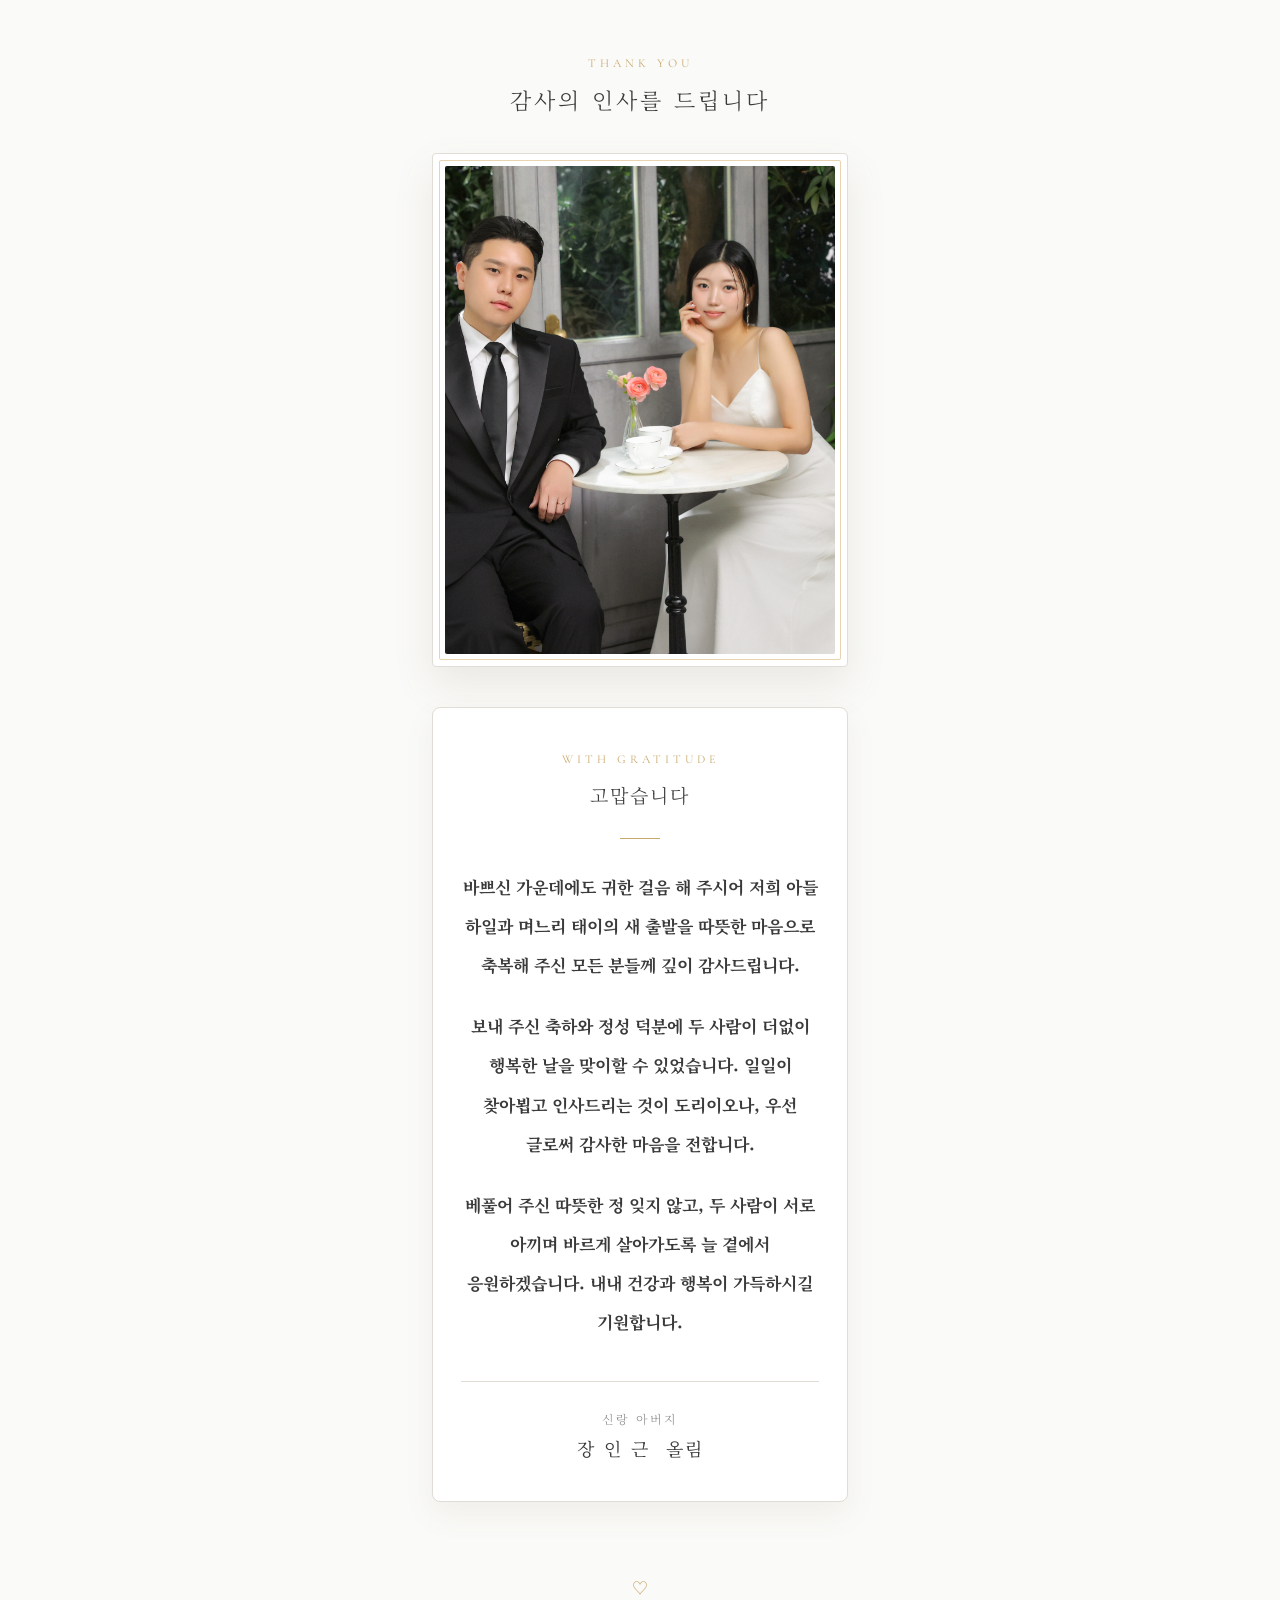
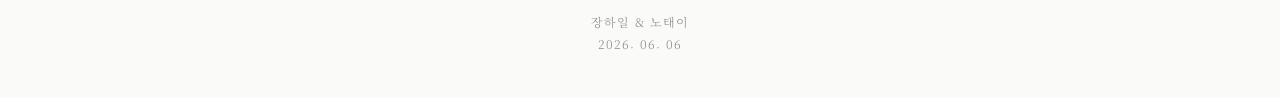
<file: mobile_v3.html>
<!DOCTYPE html>
<html lang="ko">
<head>
    <meta charset="UTF-8">
    <meta name="viewport" content="width=device-width, initial-scale=1.0, maximum-scale=1.0, user-scalable=no">
    <meta http-equiv="Cache-Control" content="no-cache, no-store, must-revalidate">
    <meta http-equiv="Pragma" content="no-cache">
    <meta http-equiv="Expires" content="0">
    <title>감사 인사 · 장하일 ♥ 노태이</title>
    <meta property="og:type" content="website">
    <meta property="og:title" content="결혼식에 함께해 주셔서 감사합니다">
    <meta property="og:description" content="귀한 걸음으로 축복해 주신 모든 분들께 깊은 감사를 전합니다.">
    <meta property="og:image" content="pic/7.jpg">
    <meta name="twitter:card" content="summary_large_image">
    <meta name="twitter:title" content="결혼식에 함께해 주셔서 감사합니다">
    <meta name="twitter:description" content="귀한 걸음으로 축복해 주신 모든 분들께 깊은 감사를 전합니다.">
    <meta name="twitter:image" content="pic/7.jpg">
    <style>
        @import url('https://fonts.googleapis.com/css2?family=Noto+Serif+KR:wght@300;400;500;600&family=Cormorant+Garamond:ital,wght@0,300;0,400;0,500;1,300;1,400&display=swap');

        * {
            margin: 0;
            padding: 0;
            box-sizing: border-box;
        }

        :root {
            --color-bg: #FAFAF8;
            --color-text: #3A3A3A;
            --color-text-light: #8A8A8A;
            --color-accent: #C9A96E;
            --color-accent-light: #E8D5B0;
            --color-line: #E0DDD6;
            --font-serif: 'Noto Serif KR', 'Cormorant Garamond', serif;
        }

        body {
            font-family: var(--font-serif);
            background: var(--color-bg);
            color: var(--color-text);
            max-width: 480px;
            margin: 0 auto;
            -webkit-font-smoothing: antialiased;
            overflow-x: hidden;
            min-height: 100vh;
            display: flex;
            flex-direction: column;
        }

        .page {
            flex: 1;
            padding: 56px 32px 40px;
        }

        /* ===== TOP LABEL ===== */
        .intro {
            text-align: center;
            margin-bottom: 36px;
        }

        .intro-label {
            font-family: 'Cormorant Garamond', serif;
            font-size: 12px;
            letter-spacing: 4px;
            text-transform: uppercase;
            color: var(--color-accent);
            margin-bottom: 12px;
            font-weight: 400;
        }

        .intro-title {
            font-size: 22px;
            font-weight: 300;
            letter-spacing: 3px;
            line-height: 1.6;
        }

        /* ===== PHOTO (액자형) ===== */
        .photo-frame {
            position: relative;
            width: 100%;
            padding: 12px;
            background: white;
            border: 1px solid var(--color-line);
            border-radius: 4px;
            box-shadow: 0 18px 40px rgba(120, 105, 80, 0.12);
            margin-bottom: 40px;
        }

        .photo-frame::after {
            content: '';
            position: absolute;
            inset: 6px;
            border: 1px solid var(--color-accent-light);
            border-radius: 2px;
            pointer-events: none;
        }

        .photo-frame img {
            width: 100%;
            aspect-ratio: 4 / 5;
            object-fit: cover;
            display: block;
            border-radius: 2px;
        }

        /* ===== THANK YOU CARD ===== */
        .card {
            background: white;
            border: 1px solid var(--color-line);
            border-radius: 8px;
            padding: 44px 28px 40px;
            box-shadow: 0 12px 30px rgba(120, 105, 80, 0.08);
            text-align: center;
        }

        .card-label {
            font-family: 'Cormorant Garamond', serif;
            font-size: 12px;
            letter-spacing: 4px;
            text-transform: uppercase;
            color: var(--color-accent);
            margin-bottom: 14px;
            font-weight: 400;
        }

        .card-title {
            font-size: 19px;
            font-weight: 300;
            letter-spacing: 2px;
            margin-bottom: 28px;
            line-height: 1.6;
        }

        .divider {
            width: 40px;
            height: 1px;
            background: var(--color-accent);
            margin: 0 auto 28px;
        }

        .card-text {
            font-size: 17px;
            line-height: 2.3;
            font-weight: 700;
            color: var(--color-text);
            word-break: keep-all;
        }

        .card-text + .card-text {
            margin-top: 22px;
        }

        .signature {
            margin-top: 40px;
            padding-top: 28px;
            border-top: 1px solid var(--color-line);
        }

        .signature-from {
            font-size: 12px;
            letter-spacing: 2px;
            color: var(--color-text-light);
            margin-bottom: 8px;
            font-weight: 300;
        }

        .signature-name {
            font-size: 18px;
            font-weight: 400;
            letter-spacing: 2px;
            color: var(--color-text);
        }

        .signature-name .accent {
            color: var(--color-accent);
        }

        /* ===== FOOTER ===== */
        .footer {
            padding: 32px 32px 44px;
            text-align: center;
            font-size: 12px;
            color: var(--color-text-light);
            font-weight: 300;
            letter-spacing: 1px;
            line-height: 1.8;
        }

        .footer .heart {
            color: var(--color-accent);
            font-size: 16px;
            display: block;
            margin-bottom: 8px;
        }

        /* ===== ANIMATION ===== */
        .fade-in {
            opacity: 0;
            transform: translateY(24px);
            transition: opacity 0.9s ease, transform 0.9s ease;
        }

        .fade-in.visible {
            opacity: 1;
            transform: translateY(0);
        }
    </style>
</head>
<body>

    <main class="page">

        <!-- 인사 라벨 -->
        <div class="intro fade-in">
            <div class="intro-label">Thank You</div>
            <h1 class="intro-title">감사의 인사를 드립니다</h1>
        </div>

        <!-- 사진 (액자형) -->
        <div class="photo-frame fade-in">
            <img src="pic/7.jpg" alt="장하일 · 노태이 결혼식">
        </div>

        <!-- 감사 카드 -->
        <section class="card fade-in">
            <div class="card-label">With Gratitude</div>
            <h2 class="card-title">고맙습니다</h2>
            <div class="divider"></div>

            <p class="card-text">
                바쁘신 가운데에도 귀한 걸음 해 주시어
                저희 아들 하일과 며느리 태이의 새 출발을
                따뜻한 마음으로 축복해 주신 모든 분들께
                깊이 감사드립니다.
            </p>
            <p class="card-text">
                보내 주신 축하와 정성 덕분에
                두 사람이 더없이 행복한 날을 맞이할 수 있었습니다.
                일일이 찾아뵙고 인사드리는 것이 도리이오나,
                우선 글로써 감사한 마음을 전합니다.
            </p>
            <p class="card-text">
                베풀어 주신 따뜻한 정 잊지 않고,
                두 사람이 서로 아끼며 바르게 살아가도록
                늘 곁에서 응원하겠습니다.
                내내 건강과 행복이 가득하시길 기원합니다.
            </p>

            <div class="signature">
                <div class="signature-from">신랑 아버지</div>
                <div class="signature-name">장 인 근 &nbsp;올림</div>
            </div>
        </section>

    </main>

    <!-- FOOTER -->
    <footer class="footer fade-in">
        <span class="heart">&#9825;</span>
        장하일 &amp; 노태이<br>
        2026. 06. 06
    </footer>

    <script>
        // Scroll Fade-In Animation
        const observer = new IntersectionObserver((entries) => {
            entries.forEach(entry => {
                if (entry.isIntersecting) {
                    entry.target.classList.add('visible');
                }
            });
        }, { threshold: 0.12 });

        document.querySelectorAll('.fade-in').forEach(el => observer.observe(el));
    </script>

</body>
</html>
</file>
